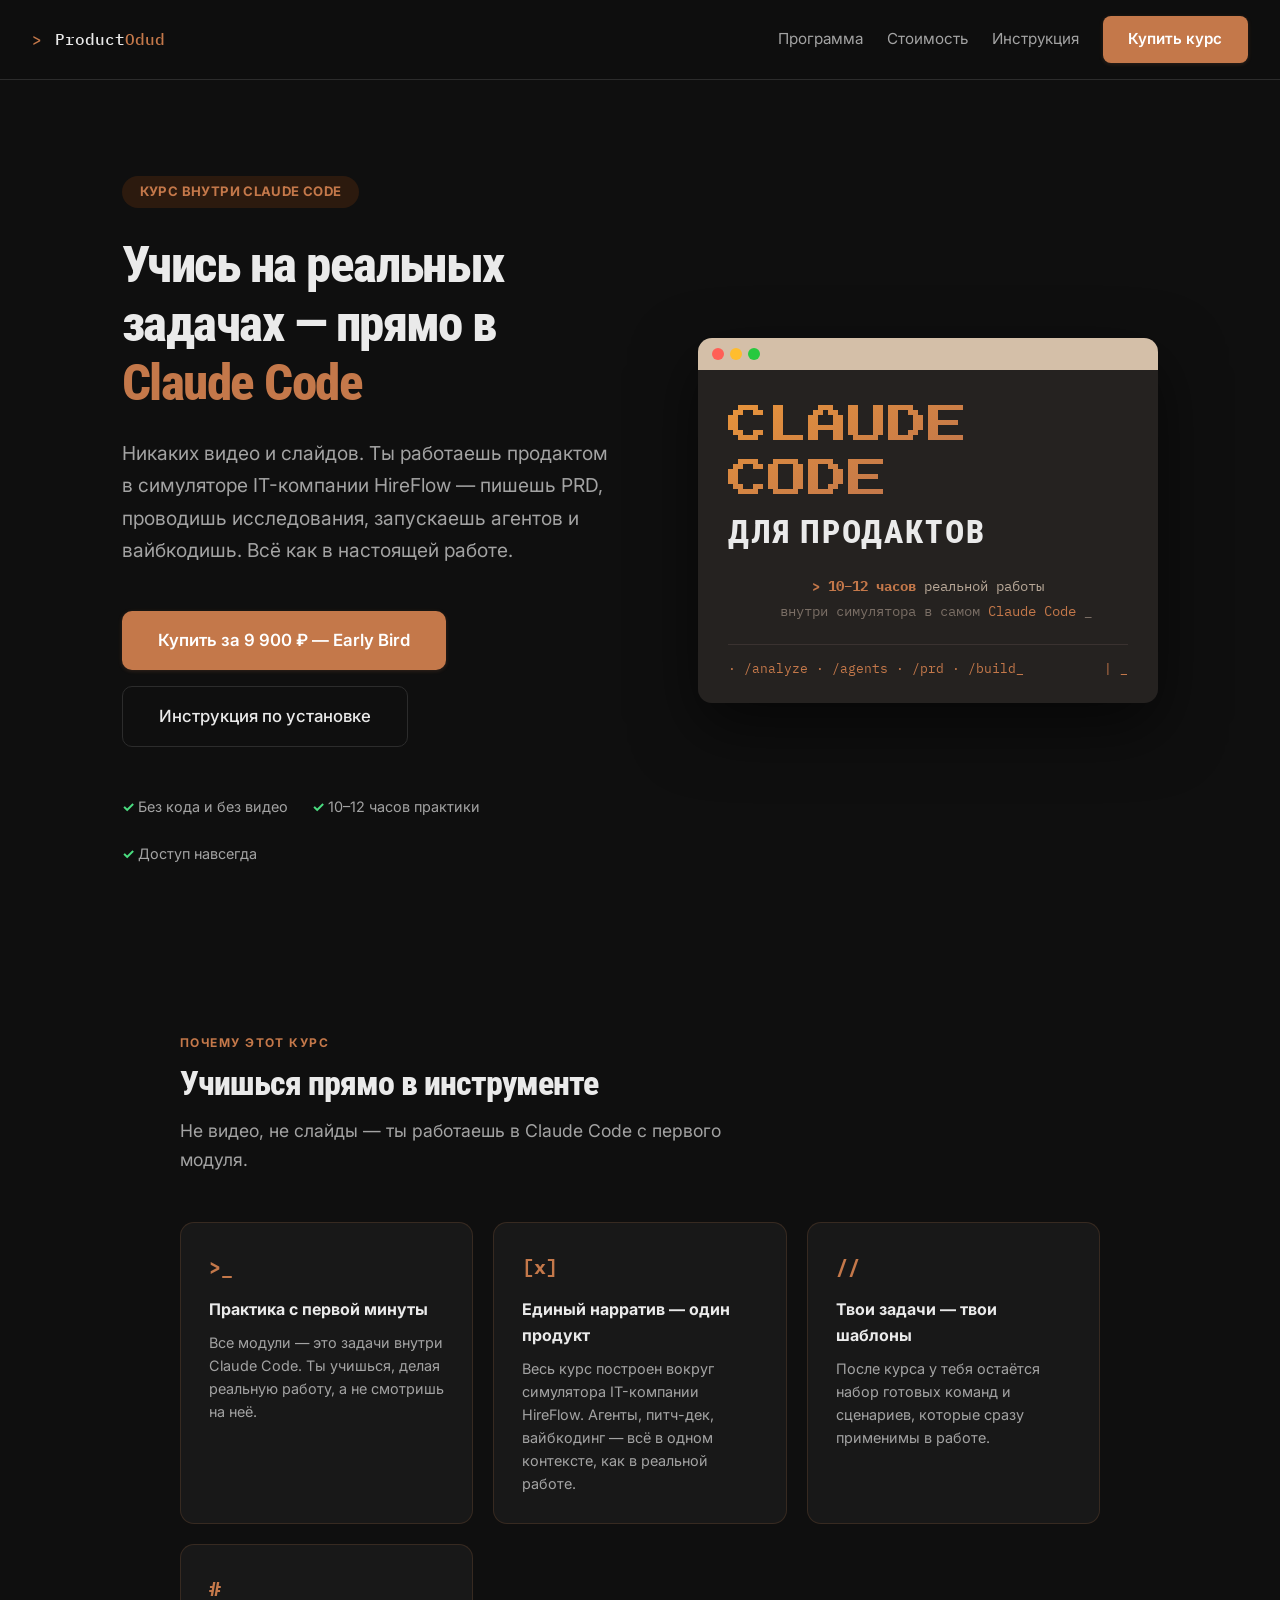
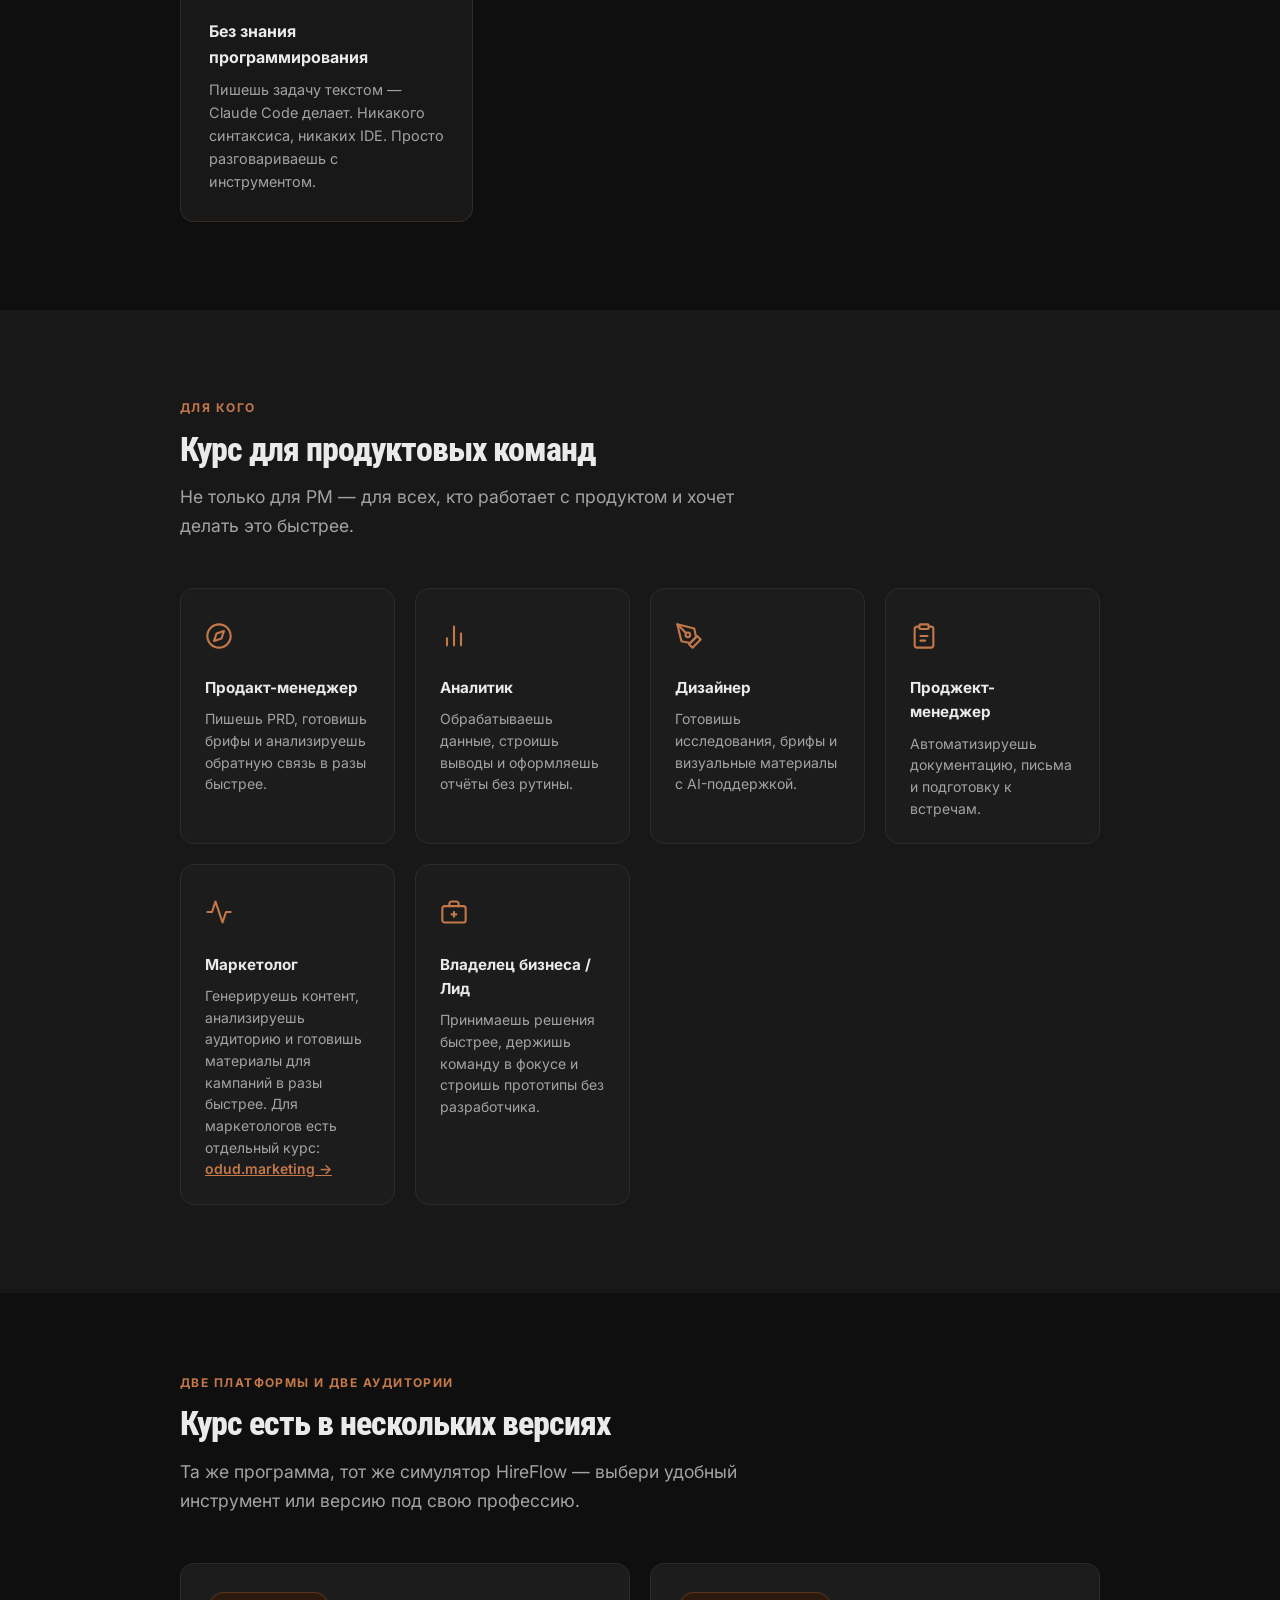
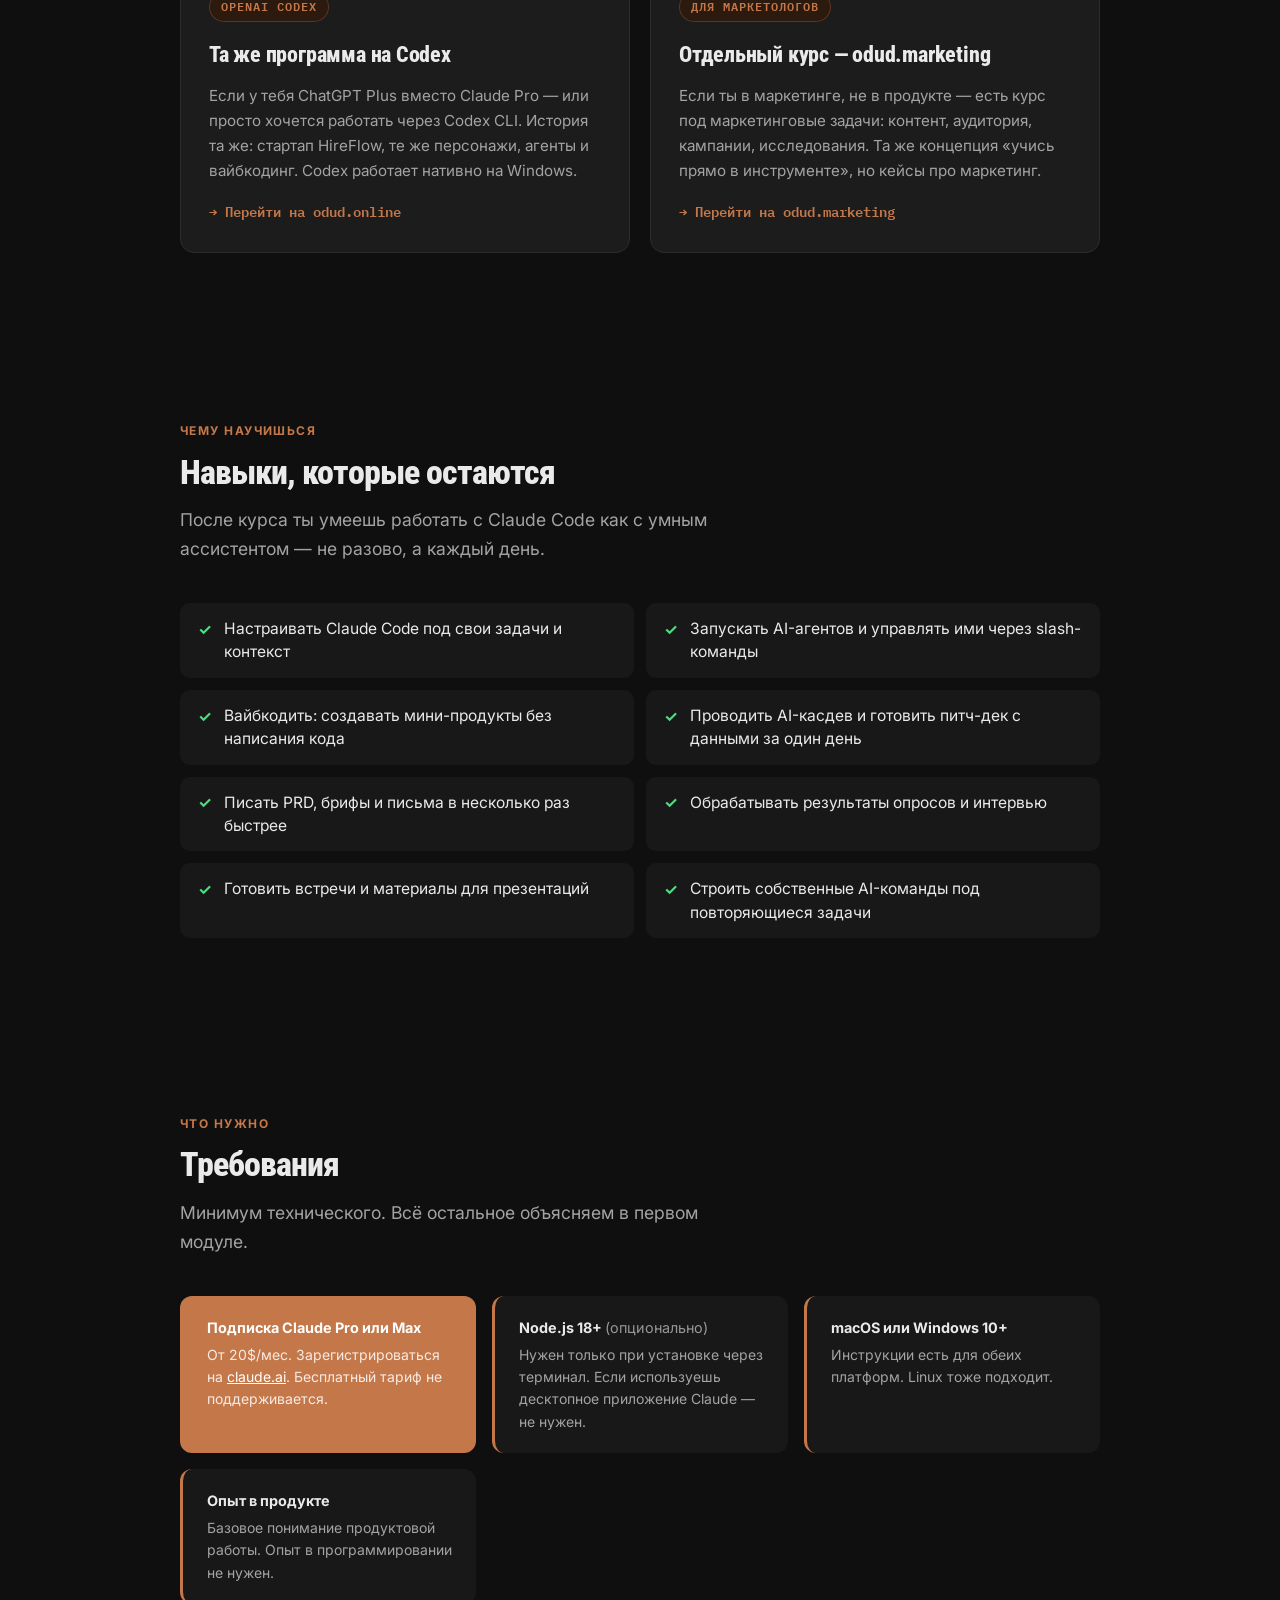
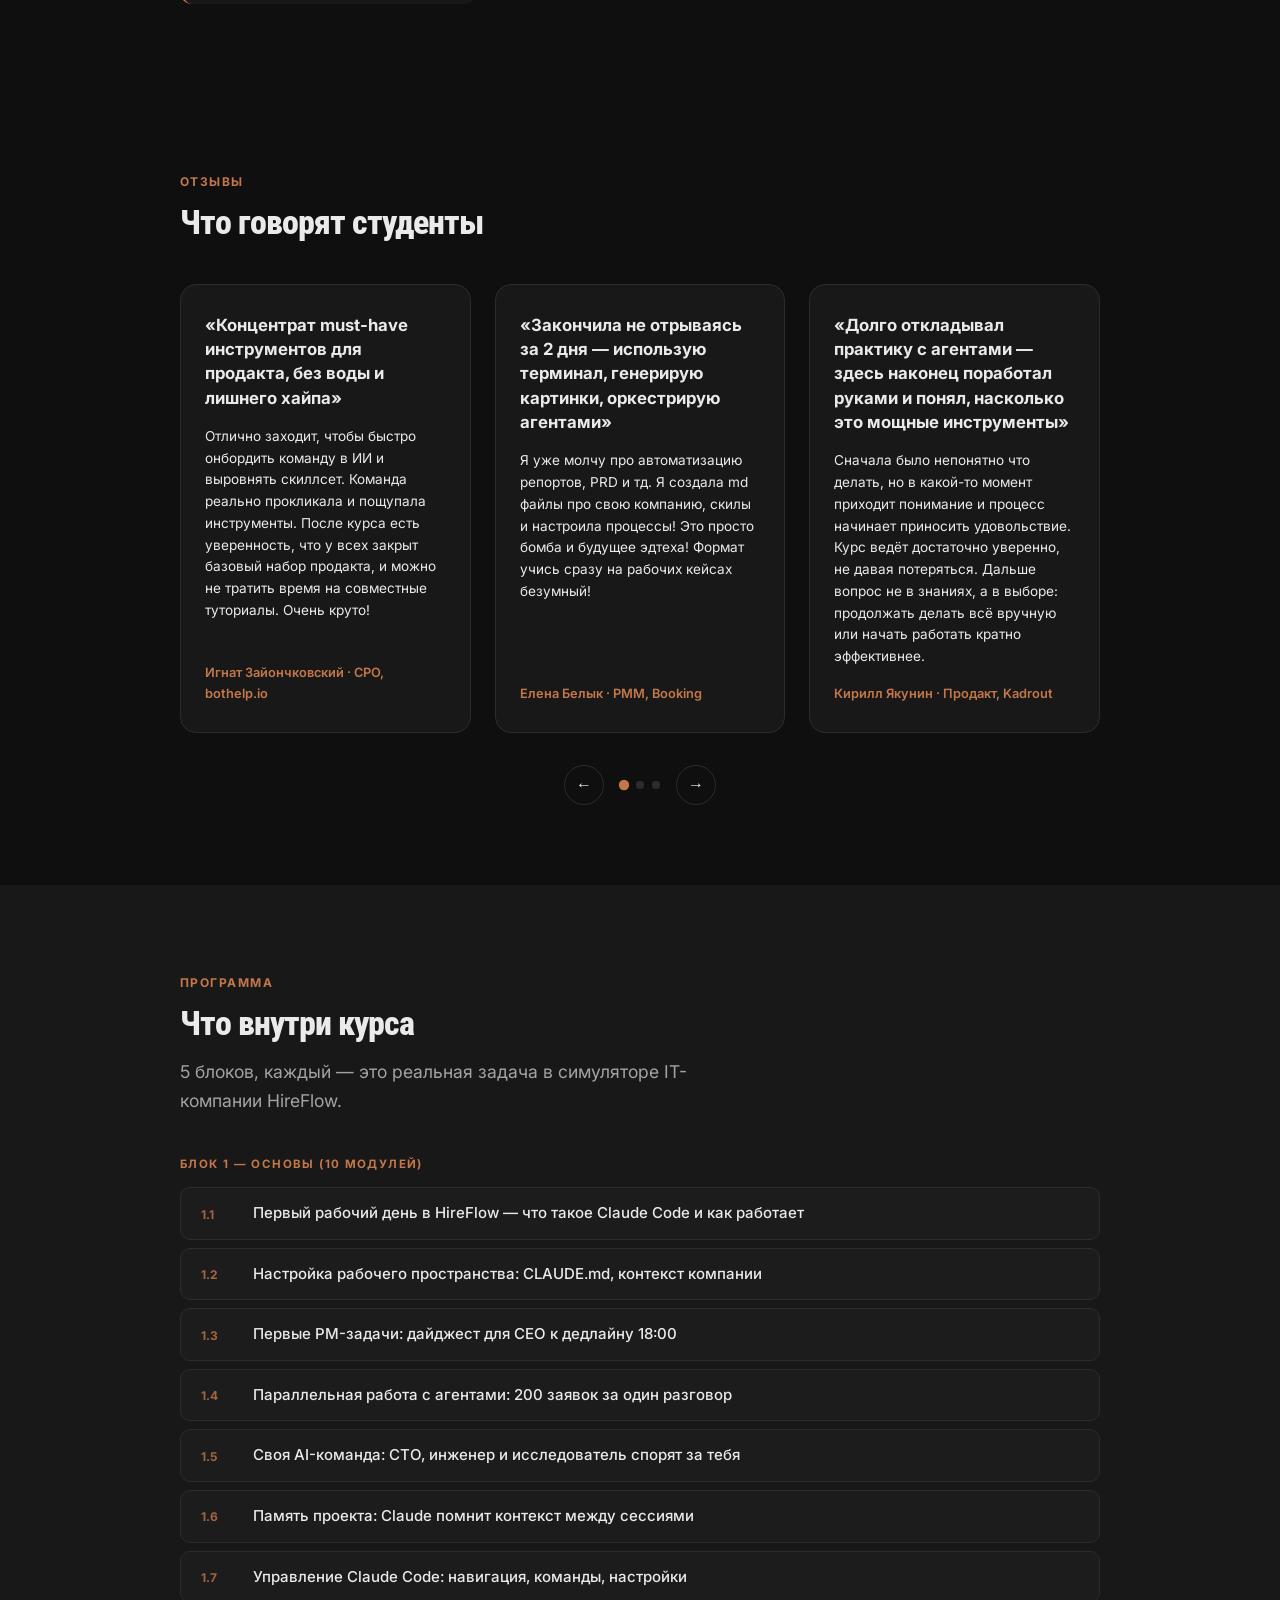
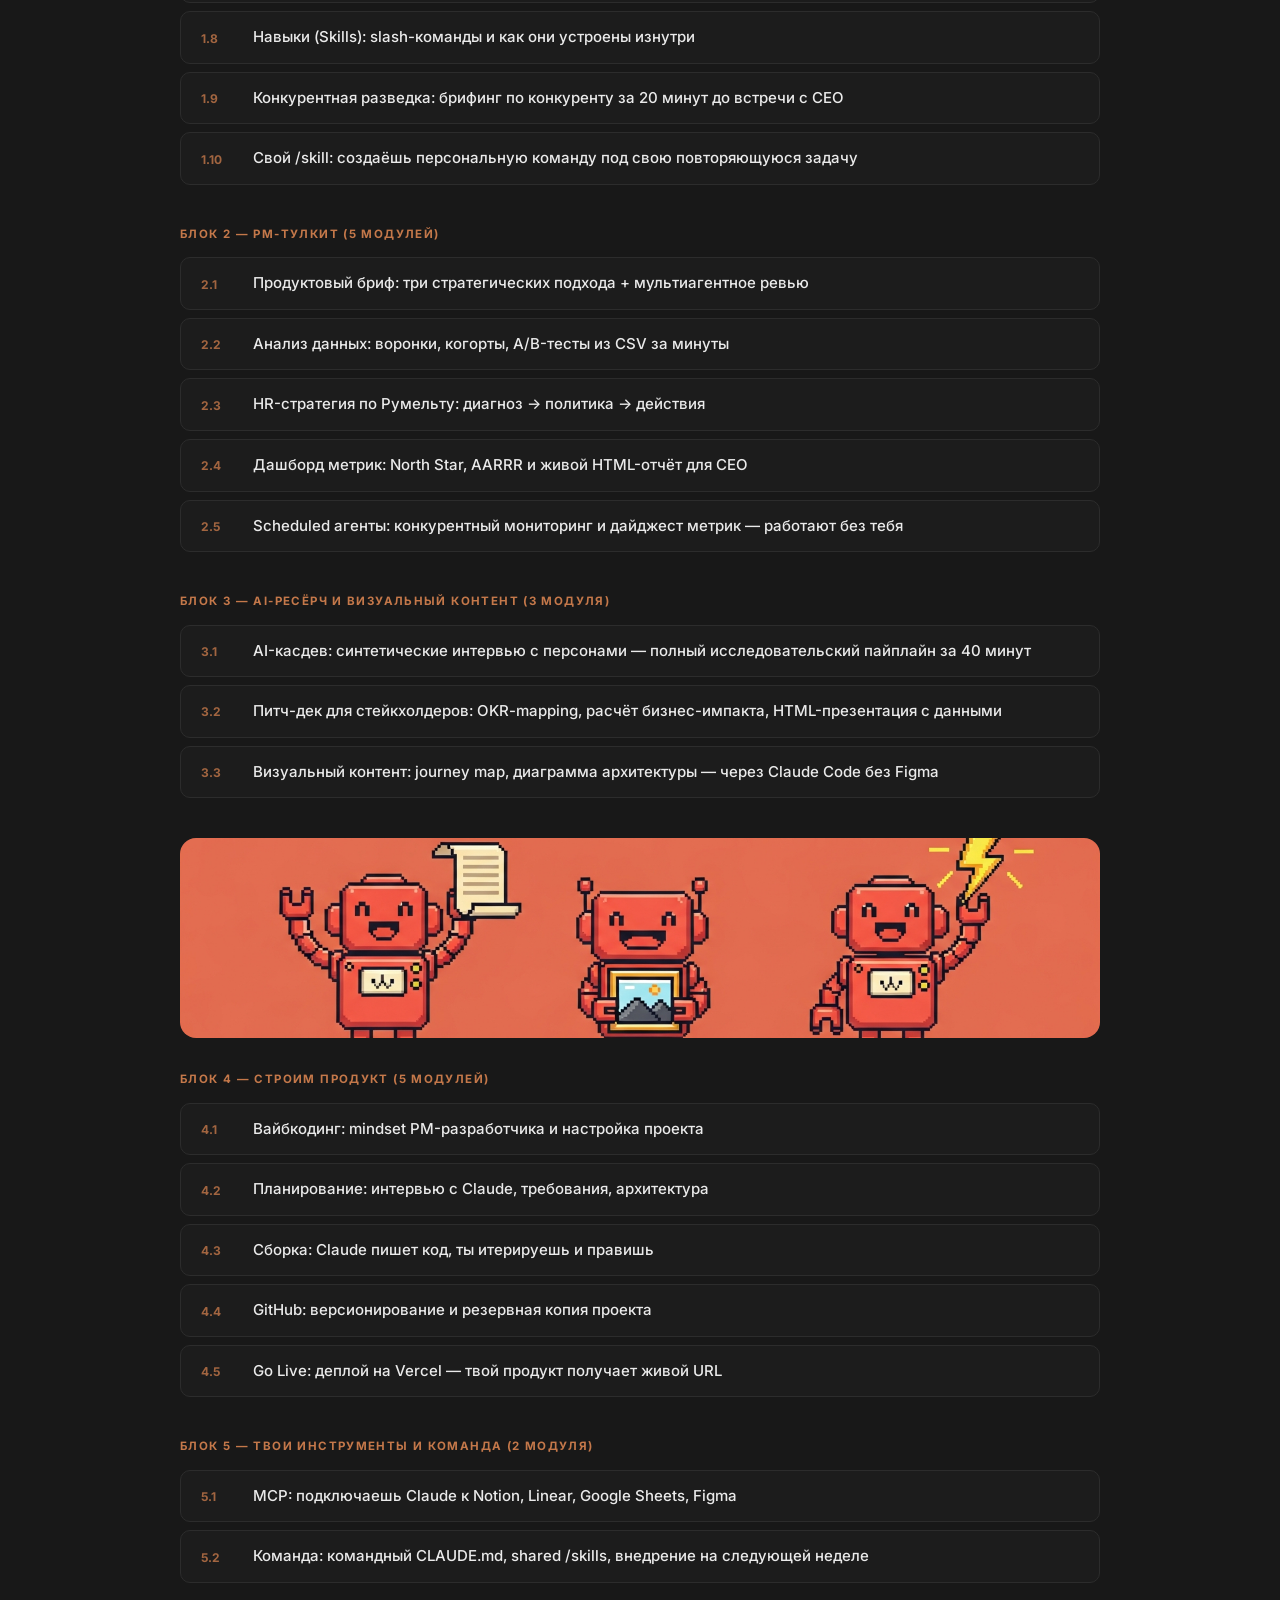
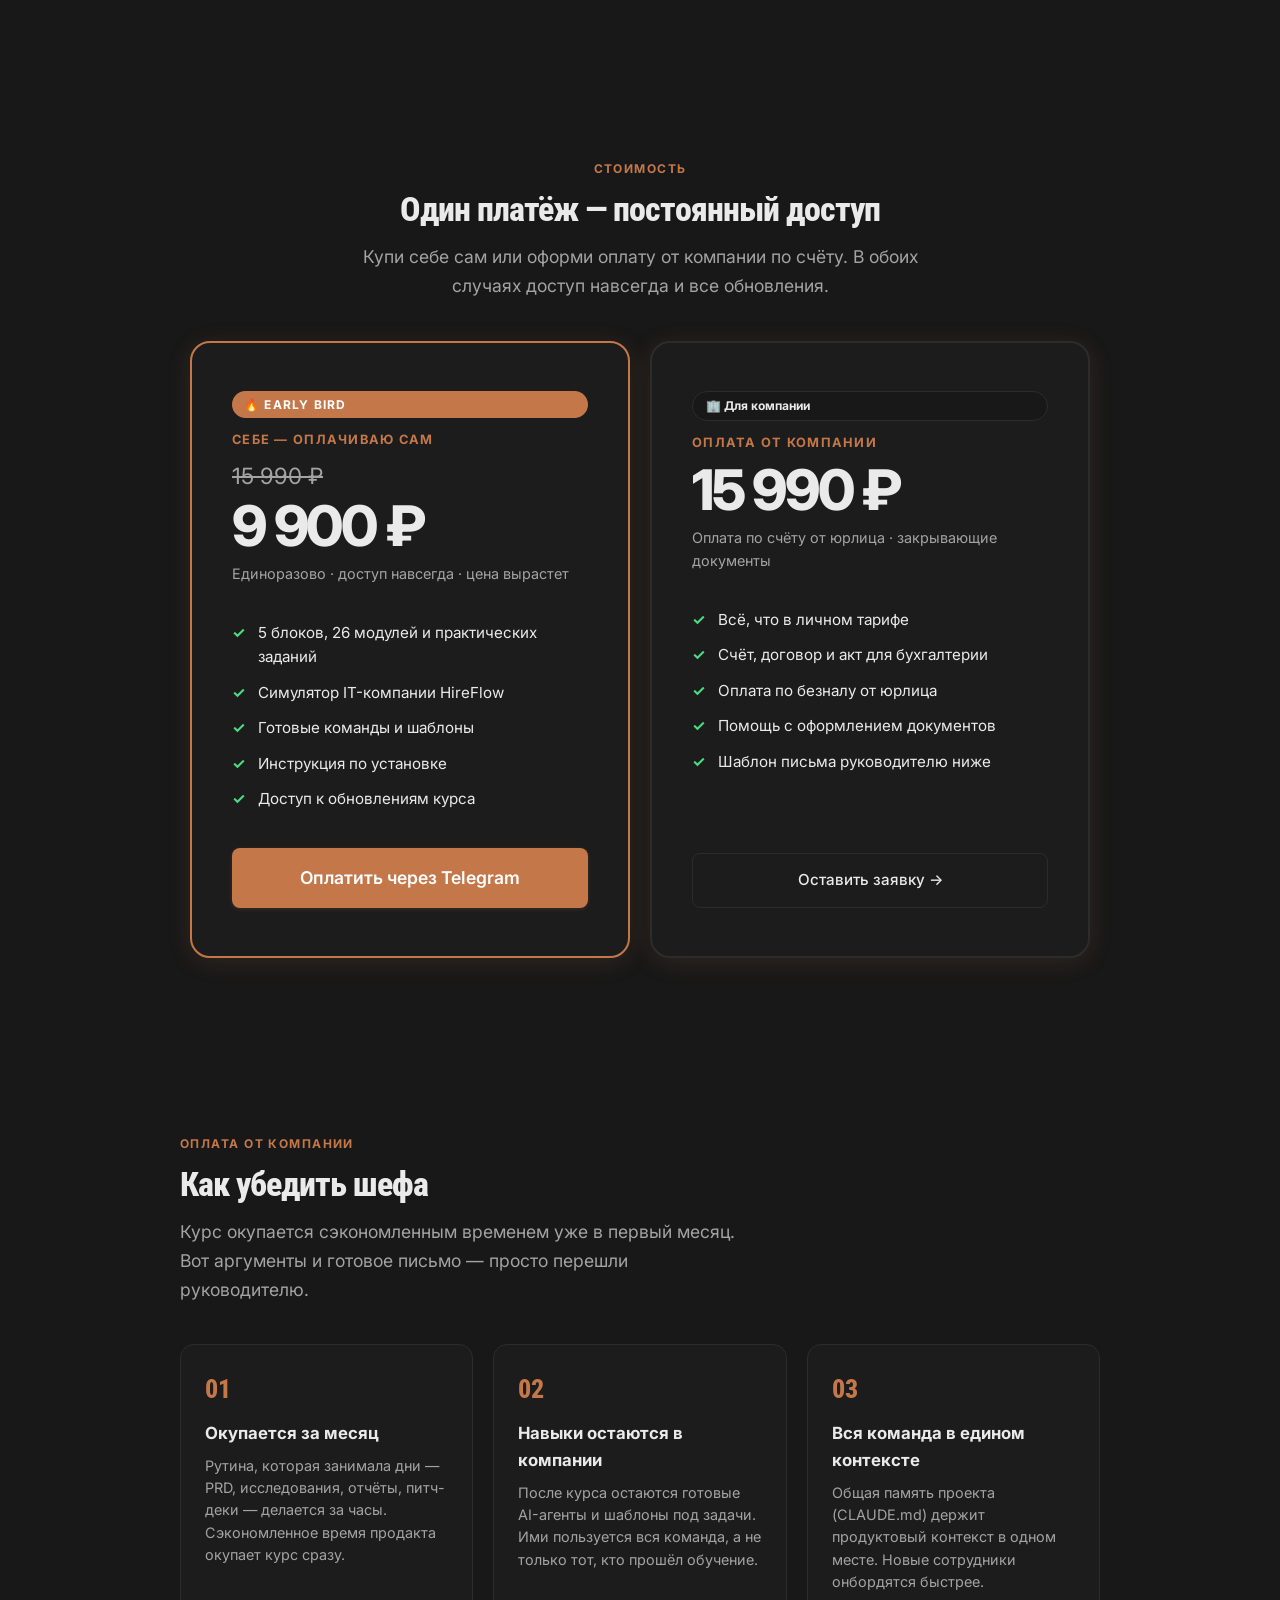
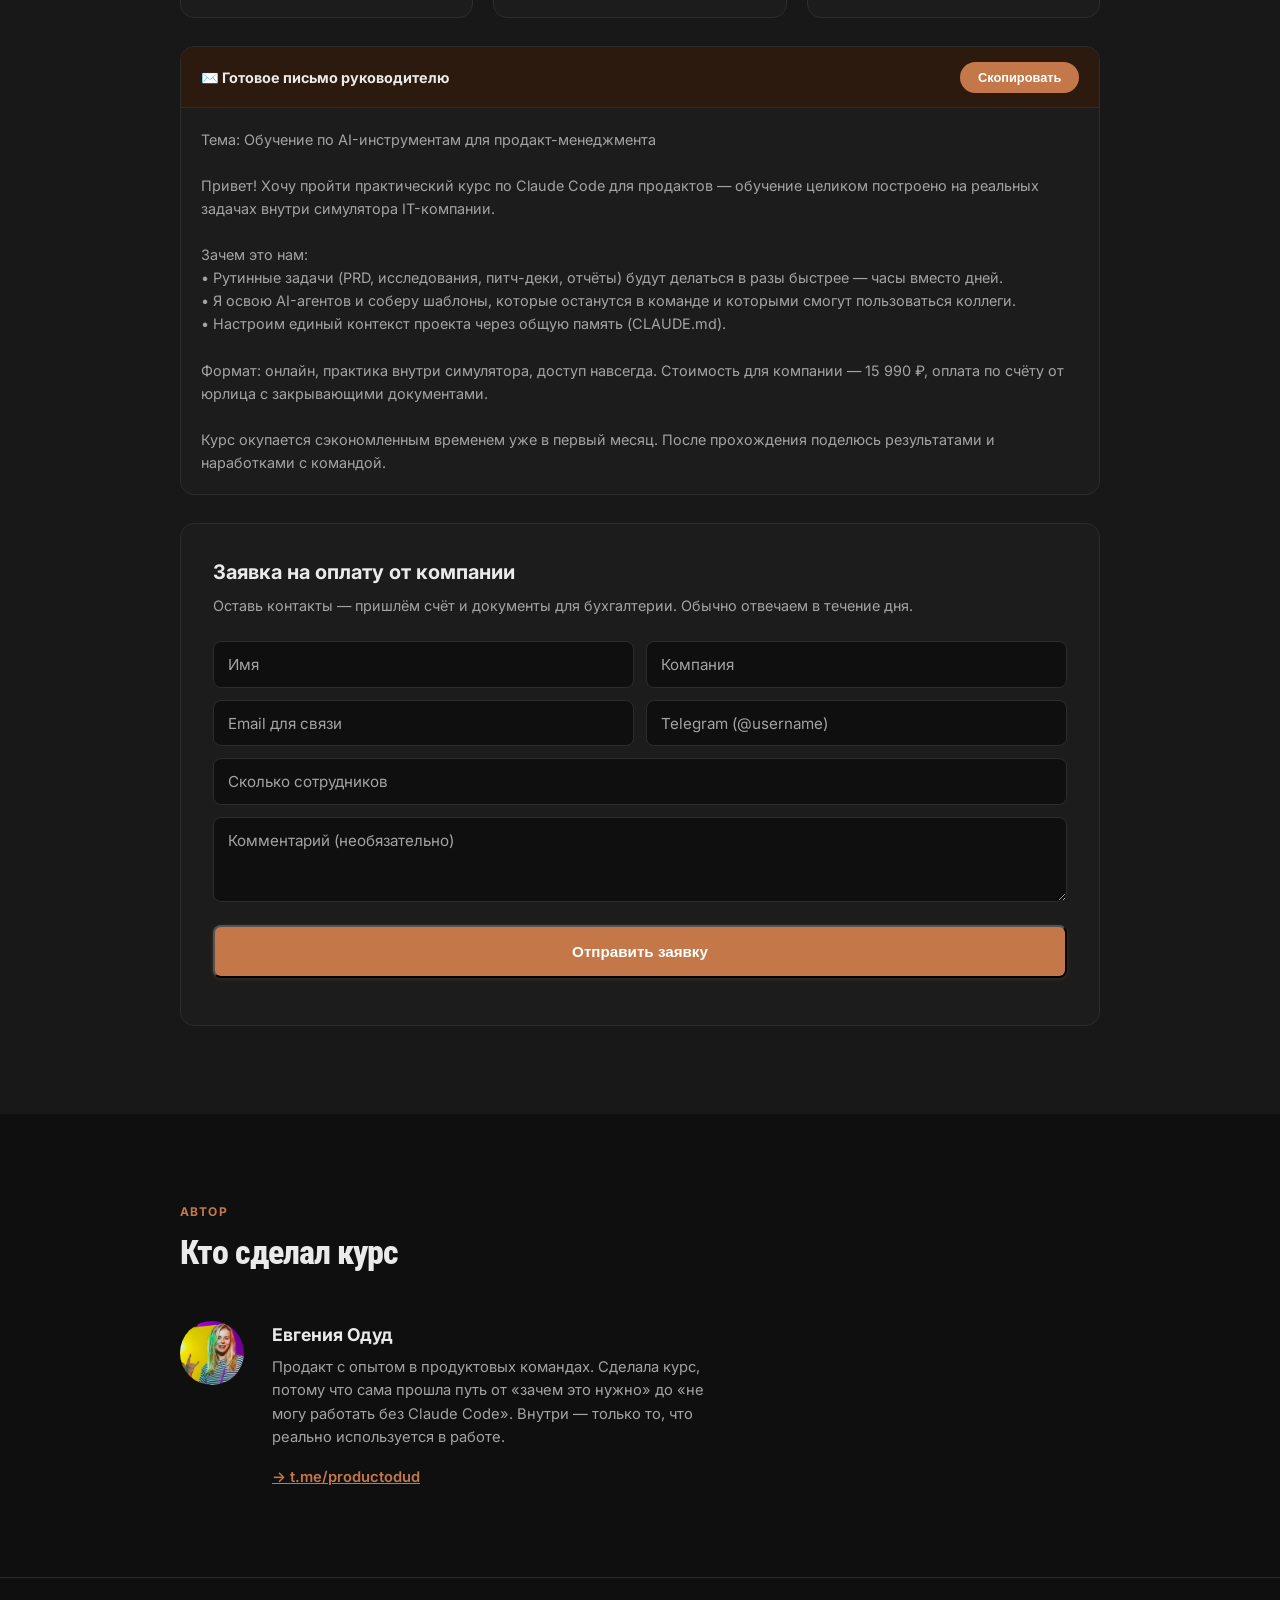
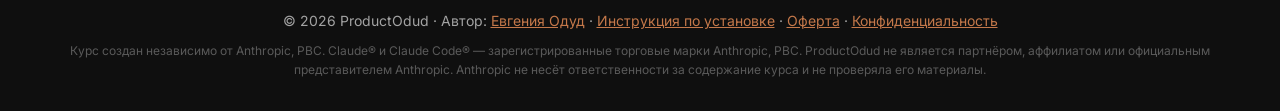
<file: index.html>
<!DOCTYPE html>
<html lang="ru">
<head>
  <meta charset="UTF-8" />
  <meta name="viewport" content="width=device-width, initial-scale=1.0" />
  <title>ProductOdud — Claude Code для продактов</title>
  <meta name="description" content="Практический курс по Claude Code для продакт-менеджеров. Агенты, генерация изображений, вайбкодинг — через реальные задачи в симуляторе IT-компании HireFlow." />
  <link rel="icon" type="image/svg+xml" href="favicon.svg" />
  <link rel="stylesheet" href="styles.css" />
  <!-- Yandex.Metrika counter -->
  <script type="text/javascript">
    (function(m,e,t,r,i,k,a){
        m[i]=m[i]||function(){(m[i].a=m[i].a||[]).push(arguments)};
        m[i].l=1*new Date();
        for (var j = 0; j < document.scripts.length; j++) {if (document.scripts[j].src === r) { return; }}
        k=e.createElement(t),a=e.getElementsByTagName(t)[0],k.async=1,k.src=r,a.parentNode.insertBefore(k,a)
    })(window, document,'script','https://mc.yandex.ru/metrika/tag.js?id=108214180', 'ym');
    ym(108214180, 'init', {ssr:true, webvisor:true, clickmap:true, ecommerce:"dataLayer", referrer: document.referrer, url: location.href, accurateTrackBounce:true, trackLinks:true});
  </script>
  <noscript><div><img src="https://mc.yandex.ru/watch/108214180" style="position:absolute; left:-9999px;" alt="" /></div></noscript>
  <!-- /Yandex.Metrika counter -->
  <!-- Open Graph -->
  <meta property="og:title" content="Claude Code для продактов — курс ProductOdud" />
  <meta property="og:description" content="Практический курс по Claude Code для продакт-менеджеров. 10–12 часов реальной работы внутри симулятора IT-компании HireFlow." />
  <meta property="og:image" content="https://odud.pro/og-image.png" />
  <meta property="og:url" content="https://odud.pro" />
  <meta property="og:type" content="website" />
  <meta name="twitter:card" content="summary_large_image" />
  <meta name="twitter:image" content="https://odud.pro/og-image.png" />
</head>
<body>

  <!-- Navigation -->
  <nav class="nav">
    <a href="index.html" class="nav-logo"><span class="logo-gt">&gt;</span> Product<span>Odud</span></a>
    <div class="nav-links">
      <a href="#modules" class="nav-link">Программа</a>
      <a href="#pricing" class="nav-link">Стоимость</a>
      <a href="start.html" class="nav-link">Инструкция</a>
      <a href="https://telegram.me/tribute/app?startapp=sRcz" onclick="ym(108214180,'reachGoal','onclick')" class="btn-primary" target="_blank" rel="noopener">Купить курс</a>
    </div>
  </nav>

  <!-- Hero -->
  <section class="hero">
    <div class="hero-content">
      <div class="hero-badge">Курс внутри Claude Code</div>
      <h1>Учись на реальных задачах — прямо в <span>Claude Code</span></h1>
      <p>
        Никаких видео и слайдов. Ты работаешь продактом в симуляторе IT-компании
        HireFlow — пишешь PRD, проводишь исследования, запускаешь агентов и вайбкодишь.
        Всё как в настоящей работе.
      </p>
      <div class="hero-ctas">
        <a href="https://telegram.me/tribute/app?startapp=sRcz" onclick="ym(108214180,'reachGoal','onclick')" class="btn-primary btn-large" target="_blank" rel="noopener">
          Купить за 9 900 ₽ — Early Bird
        </a>
        <a href="start.html" class="btn-secondary btn-large">Инструкция по установке</a>
      </div>
      <div class="hero-meta">
        <span>Без кода и без видео</span>
        <span>10–12 часов практики</span>
        <span>Доступ навсегда</span>
      </div>
    </div>
    <div class="hero-terminal">
      <div class="terminal-chrome">
        <span class="t-dot t-dot-r"></span>
        <span class="t-dot t-dot-y"></span>
        <span class="t-dot t-dot-g"></span>
      </div>
      <div class="terminal-body">
        <div class="t-px-title">CLAUDE<br>CODE</div>
        <div class="t-px-sub">ДЛЯ ПРОДАКТОВ</div>
        <div class="t-desc">
          <div class="t-desc-line">
            <span class="t-prompt">&gt;</span>
            <span><span class="t-bold">10–12 часов</span> <span class="t-muted">реальной работы</span></span>
          </div>
          <div class="t-sub-line">внутри симулятора в самом <strong>Claude Code</strong> _</div>
        </div>
        <div class="t-divider"></div>
        <div class="t-statusbar">
          <span>· /analyze · /agents · /prd · /build_</span>
          <span class="t-cursor">| _</span>
        </div>
      </div>
    </div>
  </section>

  <!-- Why different -->
  <section>
    <div class="container">
      <div class="section-label">Почему этот курс</div>
      <h2 class="section-title">Учишься прямо в инструменте</h2>
      <p class="section-subtitle">Не видео, не слайды — ты работаешь в Claude Code с первого модуля.</p>

      <div class="why-grid">
        <div class="why-card">
          <div class="why-icon why-icon--term">&gt;_</div>
          <h3>Практика с первой минуты</h3>
          <p>Все модули — это задачи внутри Claude Code. Ты учишься, делая реальную работу, а не смотришь на неё.</p>
        </div>
        <div class="why-card">
          <div class="why-icon why-icon--term">[x]</div>
          <h3>Единый нарратив — один продукт</h3>
          <p>Весь курс построен вокруг симулятора IT-компании HireFlow. Агенты, питч-дек, вайбкодинг — всё в одном контексте, как в реальной работе.</p>
        </div>
        <div class="why-card">
          <div class="why-icon why-icon--term">//</div>
          <h3>Твои задачи — твои шаблоны</h3>
          <p>После курса у тебя остаётся набор готовых команд и сценариев, которые сразу применимы в работе.</p>
        </div>
        <div class="why-card">
          <div class="why-icon why-icon--term">#</div>
          <h3>Без знания программирования</h3>
          <p>Пишешь задачу текстом — Claude Code делает. Никакого синтаксиса, никаких IDE. Просто разговариваешь с инструментом.</p>
        </div>
      </div>
    </div>
  </section>

  <!-- For whom -->
  <section class="for-whom">
    <div class="container">
      <div class="section-label">Для кого</div>
      <h2 class="section-title">Курс для продуктовых команд</h2>
      <p class="section-subtitle">Не только для PM — для всех, кто работает с продуктом и хочет делать это быстрее.</p>

      <div class="persona-grid">
        <div class="persona-card">
          <div class="persona-emoji"><svg xmlns="http://www.w3.org/2000/svg" width="28" height="28" viewBox="0 0 24 24" fill="none" stroke="#C4784A" stroke-width="1.8" stroke-linecap="round" stroke-linejoin="round"><circle cx="12" cy="12" r="10"/><polygon points="16.24 7.76 14.12 14.12 7.76 16.24 9.88 9.88 16.24 7.76"/></svg></div>
          <div class="persona-role">Продакт-менеджер</div>
          <div class="persona-desc">Пишешь PRD, готовишь брифы и анализируешь обратную связь в разы быстрее.</div>
        </div>
        <div class="persona-card">
          <div class="persona-emoji"><svg xmlns="http://www.w3.org/2000/svg" width="28" height="28" viewBox="0 0 24 24" fill="none" stroke="#C4784A" stroke-width="1.8" stroke-linecap="round" stroke-linejoin="round"><line x1="18" y1="20" x2="18" y2="10"/><line x1="12" y1="20" x2="12" y2="4"/><line x1="6" y1="20" x2="6" y2="14"/></svg></div>
          <div class="persona-role">Аналитик</div>
          <div class="persona-desc">Обрабатываешь данные, строишь выводы и оформляешь отчёты без рутины.</div>
        </div>
        <div class="persona-card">
          <div class="persona-emoji"><svg xmlns="http://www.w3.org/2000/svg" width="28" height="28" viewBox="0 0 24 24" fill="none" stroke="#C4784A" stroke-width="1.8" stroke-linecap="round" stroke-linejoin="round"><path d="M12 19l7-7 3 3-7 7-3-3z"/><path d="M18 13l-1.5-7.5L2 2l3.5 14.5L13 18l5-5z"/><path d="M2 2l7.586 7.586"/><circle cx="11" cy="11" r="2"/></svg></div>
          <div class="persona-role">Дизайнер</div>
          <div class="persona-desc">Готовишь исследования, брифы и визуальные материалы с AI-поддержкой.</div>
        </div>
        <div class="persona-card">
          <div class="persona-emoji"><svg xmlns="http://www.w3.org/2000/svg" width="28" height="28" viewBox="0 0 24 24" fill="none" stroke="#C4784A" stroke-width="1.8" stroke-linecap="round" stroke-linejoin="round"><rect x="8" y="2" width="8" height="4" rx="1" ry="1"/><path d="M16 4h2a2 2 0 0 1 2 2v14a2 2 0 0 1-2 2H6a2 2 0 0 1-2-2V6a2 2 0 0 1 2-2h2"/><line x1="9" y1="12" x2="15" y2="12"/><line x1="9" y1="16" x2="13" y2="16"/></svg></div>
          <div class="persona-role">Проджект-менеджер</div>
          <div class="persona-desc">Автоматизируешь документацию, письма и подготовку к встречам.</div>
        </div>
        <div class="persona-card">
          <div class="persona-emoji"><svg xmlns="http://www.w3.org/2000/svg" width="28" height="28" viewBox="0 0 24 24" fill="none" stroke="#C4784A" stroke-width="1.8" stroke-linecap="round" stroke-linejoin="round"><path d="M22 12h-4l-3 9L9 3l-3 9H2"/></svg></div>
          <div class="persona-role">Маркетолог</div>
          <div class="persona-desc">Генерируешь контент, анализируешь аудиторию и готовишь материалы для кампаний в разы быстрее. Для маркетологов есть отдельный курс: <a href="https://www.odud.marketing" target="_blank" rel="noopener" style="color:var(--accent); font-weight:600">odud.marketing →</a></div>
        </div>
        <div class="persona-card">
          <div class="persona-emoji"><svg xmlns="http://www.w3.org/2000/svg" width="28" height="28" viewBox="0 0 24 24" fill="none" stroke="#C4784A" stroke-width="1.8" stroke-linecap="round" stroke-linejoin="round"><rect x="2" y="7" width="20" height="14" rx="2"/><path d="M16 7V5a2 2 0 0 0-2-2h-4a2 2 0 0 0-2 2v2"/><line x1="12" y1="12" x2="12" y2="16"/><line x1="10" y1="14" x2="14" y2="14"/></svg></div>
          <div class="persona-role">Владелец бизнеса / Лид</div>
          <div class="persona-desc">Принимаешь решения быстрее, держишь команду в фокусе и строишь прототипы без разработчика.</div>
        </div>
      </div>
    </div>
  </section>

  <!-- Bridge: Codex-версия и для маркетологов -->
  <section class="bridge-section">
    <div class="container">
      <div class="section-label">Две платформы и две аудитории</div>
      <h2 class="section-title">Курс есть в нескольких версиях</h2>
      <p class="section-subtitle">Та же программа, тот же симулятор HireFlow — выбери удобный инструмент или версию под свою профессию.</p>

      <div class="bridge-grid">
        <a href="https://odud.online" target="_blank" rel="noopener" class="bridge-card">
          <div class="bridge-tag">OpenAI Codex</div>
          <h3 class="bridge-title">Та же программа на Codex</h3>
          <p class="bridge-desc">Если у тебя ChatGPT Plus вместо Claude Pro — или просто хочется работать через Codex CLI. История та же: стартап HireFlow, те же персонажи, агенты и вайбкодинг. Codex работает нативно на Windows.</p>
          <span class="bridge-cta">→ Перейти на odud.online</span>
        </a>

        <a href="https://www.odud.marketing" target="_blank" rel="noopener" class="bridge-card">
          <div class="bridge-tag">Для маркетологов</div>
          <h3 class="bridge-title">Отдельный курс — odud.marketing</h3>
          <p class="bridge-desc">Если ты в маркетинге, не в продукте — есть курс под маркетинговые задачи: контент, аудитория, кампании, исследования. Та же концепция «учись прямо в инструменте», но кейсы про маркетинг.</p>
          <span class="bridge-cta">→ Перейти на odud.marketing</span>
        </a>
      </div>
    </div>
  </section>

  <style>
    .bridge-section { padding: 5rem 0; background: var(--bg); }
    .bridge-grid {
      display: grid;
      grid-template-columns: 1fr 1fr;
      gap: 1.25rem;
      margin-top: 3rem;
    }
    .bridge-card {
      display: block;
      background: var(--card-bg);
      border: 1px solid var(--border);
      border-radius: 14px;
      padding: 1.75rem;
      text-decoration: none;
      color: var(--text);
      transition: border-color 0.3s cubic-bezier(0.4, 0, 0.2, 1), transform 0.3s cubic-bezier(0.4, 0, 0.2, 1), background 0.3s cubic-bezier(0.4, 0, 0.2, 1);
    }
    .bridge-card:hover {
      border-color: var(--accent);
      background: var(--accent-light);
      transform: translateY(-3px);
    }
    .bridge-tag {
      display: inline-block;
      font-family: 'IBM Plex Mono', monospace;
      font-size: 0.75rem;
      font-weight: 600;
      letter-spacing: 0.08em;
      text-transform: uppercase;
      color: var(--accent);
      background: var(--accent-light);
      border: 1px solid rgba(196, 120, 74, 0.3);
      padding: 0.3rem 0.7rem;
      border-radius: 999px;
      margin-bottom: 1rem;
    }
    .bridge-title {
      font-family: 'Roboto Condensed', sans-serif;
      font-weight: 800;
      font-size: 1.35rem;
      letter-spacing: -0.01em;
      margin-bottom: 0.6rem;
      color: var(--text);
    }
    .bridge-desc {
      color: var(--text-secondary);
      font-size: 0.95rem;
      line-height: 1.65;
      margin-bottom: 1rem;
    }
    .bridge-cta {
      font-family: 'IBM Plex Mono', monospace;
      font-size: 0.88rem;
      font-weight: 600;
      color: var(--accent);
    }
    @media (max-width: 720px) {
      .bridge-grid { grid-template-columns: 1fr; }
    }
  </style>

  <!-- What you'll learn -->
  <section>
    <div class="container">
      <div class="section-label">Чему научишься</div>
      <h2 class="section-title">Навыки, которые остаются</h2>
      <p class="section-subtitle">После курса ты умеешь работать с Claude Code как с умным ассистентом — не разово, а каждый день.</p>

      <ul class="learn-list">
        <li><span class="check">✓</span> Настраивать Claude Code под свои задачи и контекст</li>
        <li><span class="check">✓</span> Запускать AI-агентов и управлять ими через slash-команды</li>
        <li><span class="check">✓</span> Вайбкодить: создавать мини-продукты без написания кода</li>
        <li><span class="check">✓</span> Проводить AI-касдев и готовить питч-дек с данными за один день</li>
        <li><span class="check">✓</span> Писать PRD, брифы и письма в несколько раз быстрее</li>
        <li><span class="check">✓</span> Обрабатывать результаты опросов и интервью</li>
        <li><span class="check">✓</span> Готовить встречи и материалы для презентаций</li>
        <li><span class="check">✓</span> Строить собственные AI-команды под повторяющиеся задачи</li>
      </ul>
    </div>
  </section>

  <!-- Requirements -->
  <section>
    <div class="container">
      <div class="section-label">Что нужно</div>
      <h2 class="section-title">Требования</h2>
      <p class="section-subtitle">Минимум технического. Всё остальное объясняем в первом модуле.</p>

      <div class="req-grid">
        <div class="req-card req-card--highlight">
          <div class="req-name">Подписка Claude Pro или Max</div>
          <div class="req-detail">От 20$/мес. Зарегистрироваться на <a href="https://claude.ai" target="_blank" rel="noopener">claude.ai</a>. Бесплатный тариф не поддерживается.</div>
        </div>
        <div class="req-card">
          <div class="req-name">Node.js 18+ <span style="font-weight:400; opacity:0.6">(опционально)</span></div>
          <div class="req-detail">Нужен только при установке через терминал. Если используешь десктопное приложение Claude — не нужен.</div>
        </div>
        <div class="req-card">
          <div class="req-name">macOS или Windows 10+</div>
          <div class="req-detail">Инструкции есть для обеих платформ. Linux тоже подходит.</div>
        </div>
        <div class="req-card">
          <div class="req-name">Опыт в продукте</div>
          <div class="req-detail">Базовое понимание продуктовой работы. Опыт в программировании не нужен.</div>
        </div>
      </div>
    </div>
  </section>

  <!-- Pricing -->
  <!-- Отзывы -->
  <section class="reviews-section">
    <div class="container">
      <div class="section-label">Отзывы</div>
      <h2 class="section-title">Что говорят студенты</h2>

      <!-- Страница 1 -->
      <div class="reviews-grid review-page active" id="rpage-0">
        <div class="review-card">
          <div class="review-quote">«Концентрат must-have инструментов для продакта, без воды и лишнего хайпа»</div>
          <div class="review-full">Отлично заходит, чтобы быстро онбордить команду в ИИ и выровнять скиллсет. Команда реально прокликала и пощупала инструменты. После курса есть уверенность, что у всех закрыт базовый набор продакта, и можно не тратить время на совместные туториалы. Очень круто!</div>
          <div class="review-author">Игнат Зайончковский · CPO, bothelp.io</div>
        </div>
        <div class="review-card">
          <div class="review-quote">«Закончила не отрываясь за 2 дня — использую терминал, генерирую картинки, оркестрирую агентами»</div>
          <div class="review-full">Я уже молчу про автоматизацию репортов, PRD и тд. Я создала md файлы про свою компанию, скилы и настроила процессы! Это просто бомба и будущее эдтеха! Формат учись сразу на рабочих кейсах безумный!</div>
          <div class="review-author">Елена Белык · PMM, Booking</div>
        </div>
        <div class="review-card">
          <div class="review-quote">«Долго откладывал практику с агентами — здесь наконец поработал руками и понял, насколько это мощные инструменты»</div>
          <div class="review-full">Сначала было непонятно что делать, но в какой-то момент приходит понимание и процесс начинает приносить удовольствие. Курс ведёт достаточно уверенно, не давая потеряться. Дальше вопрос не в знаниях, а в выборе: продолжать делать всё вручную или начать работать кратно эффективнее.</div>
          <div class="review-author">Кирилл Якунин · Продакт, Kadrout</div>
        </div>
      </div>

      <!-- Страница 2 -->
      <div class="reviews-grid review-page" id="rpage-1">
        <div class="review-card">
          <div class="review-quote">«Прошла за выходные, сегодня уже почти все инструменты использовала на работе»</div>
          <div class="review-full">Мне курс очень понравился, прошла за выходные, сегодня уже почти все инструменты использовала на работе. Спасибо!</div>
          <div class="review-author">Natalia Slavina · Руководитель IT-департамента</div>
        </div>
        <div class="review-card">
          <div class="review-quote">«Очень прикладной курс, вот хоть сразу бери и применяй!»</div>
          <div class="review-full">И параллельно еще и в профессии можно прокачаться и взять знаний с горкой. Продукт сам меня вёл, я не зависала на каждом задании. Агенты и скиллы — до курса я про них знала, но сама не использовала. Артефакты, которые остаются — отдельный большой плюс: фреймворки, шаблоны, промпты.</div>
          <div class="review-author">Natalia Rogova · Co-founder, <a href="https://insightme.ru" target="_blank" rel="noopener" style="color:var(--accent)">insightme.ru</a></div>
        </div>
        <div class="review-card">
          <div class="review-quote">«Я не продакт, работаю CFO. Курс великолепнейший»</div>
          <div class="review-full">Море благодарностей. Я ещё на модуле 1.6, но это уже новый мир. Когда вижу образ как это может работать, быстро могу переложить на свои задачи. Спасибо за это чудо 🙌</div>
          <div class="review-author">Julia · CFO</div>
        </div>
      </div>

      <!-- Страница 3 -->
      <div class="reviews-grid review-page" id="rpage-2">
        <div class="review-card">
          <div class="review-quote">«Сейчас на втором модуле курса и уже в восторге 🔥»</div>
          <div class="review-full">Очень крутой формат, которого пока нет на рынке, многое уже забрала в свою продакт рутину. Спасибо 🙌</div>
          <div class="review-author">Anastasiia Ivanchenko · Senior Product Manager</div>
        </div>
        <div class="review-card">
          <div class="review-quote">«Поняла что такое агенты, перестала бояться этого слова»</div>
          <div class="review-full">Смогла делать маркетинговые исследования для стартапа который пришёл на консалтинг в четыре руки. Никогда ещё так быстро не получалось собрать информацию причём исчерпывающую. Настроила себе файлы about Me, научила Клода писать моими словами.</div>
          <div class="review-author">Aleksandra Kochanova · Product Advisor, <a href="https://t.me/product_and_life" target="_blank" rel="noopener" style="color:var(--accent)">@product_and_life</a></div>
        </div>
        <div class="review-card">
          <div class="review-quote">«Прям интересный формат — здесь есть практическая ценность»</div>
          <div class="review-full">Общее впечатление — прям интересный формат, потому что большинство просто инфоцыганят и типа вот за час клод, вот за час антигравити и тп, а здесь есть практическая ценность.</div>
          <div class="review-author">Сергей · CRM Product, Boostra</div>
        </div>
      </div>

      <div class="slider-nav">
        <button class="slider-btn" onclick="reviewPage(-1)">←</button>
        <div class="slider-dots" id="sliderDots">
          <div class="slider-dot active" onclick="reviewGoTo(0)"></div>
          <div class="slider-dot" onclick="reviewGoTo(1)"></div>
          <div class="slider-dot" onclick="reviewGoTo(2)"></div>
        </div>
        <button class="slider-btn" onclick="reviewPage(1)">→</button>
      </div>

    </div>
  </section>

  <style>
    .review-page { display: none; }
    .review-page.active {
      display: grid;
      animation: fadeSlide 0.4s ease;
    }
    @keyframes fadeSlide {
      from { opacity: 0; transform: translateY(8px); }
      to   { opacity: 1; transform: translateY(0); }
    }
    .slider-nav {
      display: flex;
      align-items: center;
      justify-content: center;
      gap: 1rem;
      margin-top: 2rem;
    }
    .slider-btn {
      background: none;
      border: 1px solid var(--border);
      color: var(--text);
      width: 2.5rem;
      height: 2.5rem;
      border-radius: 50%;
      cursor: pointer;
      font-size: 1rem;
      transition: border-color 0.2s, color 0.2s;
    }
    .slider-btn:hover { border-color: var(--accent); color: var(--accent); }
    .slider-dots { display: flex; gap: 0.5rem; }
    .slider-dot {
      width: 8px; height: 8px;
      border-radius: 50%;
      background: var(--border);
      cursor: pointer;
      transition: background 0.2s, transform 0.2s;
    }
    .slider-dot.active { background: var(--accent); transform: scale(1.3); }
  </style>

  <script>
    // ── Copy boss letter ──
    function copyLetter(btn) {
      const text = document.getElementById('letterText').innerText;
      const done = () => { const t = btn.textContent; btn.textContent = 'Скопировано ✓'; setTimeout(() => btn.textContent = t, 2000); };
      if (navigator.clipboard && navigator.clipboard.writeText) {
        navigator.clipboard.writeText(text).then(done).catch(() => fallbackCopy(text, done));
      } else { fallbackCopy(text, done); }
    }
    function fallbackCopy(text, done) {
      const ta = document.createElement('textarea');
      ta.value = text; ta.style.position = 'fixed'; ta.style.opacity = '0';
      document.body.appendChild(ta); ta.select();
      try { document.execCommand('copy'); done(); } catch (e) {}
      document.body.removeChild(ta);
    }
    // ── Company request → Telegram (via /api/lead), email fallback ──
    async function sendCompanyRequest(form) {
      const f = form.elements;
      const btn = form.querySelector('button[type=submit]');
      const status = document.getElementById('cfStatus');
      const payload = {
        name: f.name.value, company: f.company.value, email: f.email.value, telegram: f.telegram.value,
        count: f.count.value, comment: f.comment.value,
        website: f.website ? f.website.value : '',
        elapsedMs: Date.now() - (window.__leadFormLoad || 0),
        source: location.hostname, page: location.href
      };
      const orig = btn.textContent;
      btn.disabled = true; btn.textContent = 'Отправляем…';
      if (status) status.textContent = '';
      try {
        const r = await fetch('https://cc-code.marketing/api/lead', { method: 'POST', headers: { 'Content-Type': 'application/json' }, body: JSON.stringify(payload) });
        if (!r.ok) throw new Error('bad');
        form.reset();
        btn.disabled = false; btn.textContent = orig;
        showLeadModal();
        if (window.ym) ym(108214180, 'reachGoal', 'company_request');
      } catch (e) {
        const body = 'Имя: ' + payload.name + '\nКомпания: ' + payload.company + '\nTelegram: ' + payload.telegram +
          '\nСотрудников: ' + (payload.count || '—') + '\nКомментарий: ' + (payload.comment || '—');
        window.location.href = 'mailto:pan9854273985@gmail.com?subject=' + encodeURIComponent('Заявка на оплату курса от компании') + '&body=' + encodeURIComponent(body);
        btn.disabled = false; btn.textContent = orig;
      }
      return false;
    }
    window.__leadFormLoad = Date.now();
    function showLeadModal() { var m = document.getElementById('leadModal'); if (m) m.hidden = false; }
    function closeLeadModal() { var m = document.getElementById('leadModal'); if (m) m.hidden = true; }

    (function() {
      const pages = document.querySelectorAll('.review-page');
      const dots = document.querySelectorAll('#sliderDots .slider-dot');
      let current = 0;
      let timer;

      function goTo(n) {
        pages[current].classList.remove('active');
        dots[current].classList.remove('active');
        current = (n + pages.length) % pages.length;
        pages[current].classList.add('active');
        dots[current].classList.add('active');
        resetTimer();
      }

      function resetTimer() {
        clearInterval(timer);
        timer = setInterval(() => goTo(current + 1), 5000);
      }

      window.reviewPage = function(dir) { goTo(current + dir); };
      window.reviewGoTo = function(n) { goTo(n); };

      resetTimer();
    })();
  </script>

  <section class="modules-section" id="modules">
    <div class="container">
      <div class="section-label">Программа</div>
      <h2 class="section-title">Что внутри курса</h2>
      <p class="section-subtitle">5 блоков, каждый — это реальная задача в симуляторе IT-компании HireFlow.</p>

      <div style="margin-top: 2.5rem;">
        <div class="module-block">
          <div class="module-block-title">Блок 1 — Основы (10 модулей)</div>
          <div class="module-list">
            <div class="module-item">
              <span class="module-num">1.1</span>
              <span class="module-title">Первый рабочий день в HireFlow — что такое Claude Code и как работает</span>
            </div>
            <div class="module-item">
              <span class="module-num">1.2</span>
              <span class="module-title">Настройка рабочего пространства: CLAUDE.md, контекст компании</span>
            </div>
            <div class="module-item">
              <span class="module-num">1.3</span>
              <span class="module-title">Первые PM-задачи: дайджест для CEO к дедлайну 18:00</span>
            </div>
            <div class="module-item">
              <span class="module-num">1.4</span>
              <span class="module-title">Параллельная работа с агентами: 200 заявок за один разговор</span>
            </div>
            <div class="module-item">
              <span class="module-num">1.5</span>
              <span class="module-title">Своя AI-команда: CTO, инженер и исследователь спорят за тебя</span>
            </div>
            <div class="module-item">
              <span class="module-num">1.6</span>
              <span class="module-title">Память проекта: Claude помнит контекст между сессиями</span>
            </div>
            <div class="module-item">
              <span class="module-num">1.7</span>
              <span class="module-title">Управление Claude Code: навигация, команды, настройки</span>
            </div>
            <div class="module-item">
              <span class="module-num">1.8</span>
              <span class="module-title">Навыки (Skills): slash-команды и как они устроены изнутри</span>
            </div>
            <div class="module-item">
              <span class="module-num">1.9</span>
              <span class="module-title">Конкурентная разведка: брифинг по конкуренту за 20 минут до встречи с CEO</span>
            </div>
            <div class="module-item">
              <span class="module-num">1.10</span>
              <span class="module-title">Свой /skill: создаёшь персональную команду под свою повторяющуюся задачу</span>
            </div>
          </div>
        </div>

        <div class="module-block">
          <div class="module-block-title">Блок 2 — PM-тулкит (5 модулей)</div>
          <div class="module-list">
            <div class="module-item">
              <span class="module-num">2.1</span>
              <span class="module-title">Продуктовый бриф: три стратегических подхода + мультиагентное ревью</span>
            </div>
            <div class="module-item">
              <span class="module-num">2.2</span>
              <span class="module-title">Анализ данных: воронки, когорты, A/B-тесты из CSV за минуты</span>
            </div>
            <div class="module-item">
              <span class="module-num">2.3</span>
              <span class="module-title">HR-стратегия по Румельту: диагноз → политика → действия</span>
            </div>
            <div class="module-item">
              <span class="module-num">2.4</span>
              <span class="module-title">Дашборд метрик: North Star, AARRR и живой HTML-отчёт для CEO</span>
            </div>
            <div class="module-item">
              <span class="module-num">2.5</span>
              <span class="module-title">Scheduled агенты: конкурентный мониторинг и дайджест метрик — работают без тебя</span>
            </div>
          </div>
        </div>

        <div class="module-block">
          <div class="module-block-title">Блок 3 — AI-ресёрч и визуальный контент (3 модуля)</div>
          <div class="module-list">
            <div class="module-item">
              <span class="module-num">3.1</span>
              <span class="module-title">AI-касдев: синтетические интервью с персонами — полный исследовательский пайплайн за 40 минут</span>
            </div>
            <div class="module-item">
              <span class="module-num">3.2</span>
              <span class="module-title">Питч-дек для стейкхолдеров: OKR-mapping, расчёт бизнес-импакта, HTML-презентация с данными</span>
            </div>
            <div class="module-item">
              <span class="module-num">3.3</span>
              <span class="module-title">Визуальный контент: journey map, диаграмма архитектуры — через Claude Code без Figma</span>
            </div>
          </div>
        </div>

        <div class="module-visual">
          <img src="img-agents-v2.png" alt="AI-агенты" />
        </div>

        <div class="module-block">
          <div class="module-block-title">Блок 4 — Строим продукт (5 модулей)</div>
          <div class="module-list">
            <div class="module-item">
              <span class="module-num">4.1</span>
              <span class="module-title">Вайбкодинг: mindset PM-разработчика и настройка проекта</span>
            </div>
            <div class="module-item">
              <span class="module-num">4.2</span>
              <span class="module-title">Планирование: интервью с Claude, требования, архитектура</span>
            </div>
            <div class="module-item">
              <span class="module-num">4.3</span>
              <span class="module-title">Сборка: Claude пишет код, ты итерируешь и правишь</span>
            </div>
            <div class="module-item">
              <span class="module-num">4.4</span>
              <span class="module-title">GitHub: версионирование и резервная копия проекта</span>
            </div>
            <div class="module-item">
              <span class="module-num">4.5</span>
              <span class="module-title">Go Live: деплой на Vercel — твой продукт получает живой URL</span>
            </div>
          </div>
        </div>

        <div class="module-block">
          <div class="module-block-title">Блок 5 — Твои инструменты и команда (2 модуля)</div>
          <div class="module-list">
            <div class="module-item">
              <span class="module-num">5.1</span>
              <span class="module-title">MCP: подключаешь Claude к Notion, Linear, Google Sheets, Figma</span>
            </div>
            <div class="module-item">
              <span class="module-num">5.2</span>
              <span class="module-title">Команда: командный CLAUDE.md, shared /skills, внедрение на следующей неделе</span>
            </div>
          </div>
        </div>
      </div>
    </div>
  </section>

  <section class="pricing-section" id="pricing">
    <div class="container" style="text-align: center;">
      <div class="section-label">Стоимость</div>
      <h2 class="section-title">Один платёж — постоянный доступ</h2>

      <p class="section-subtitle" style="max-width:600px;margin:0 auto 8px;">Купи себе сам или оформи оплату от компании по счёту. В обоих случаях доступ навсегда и все обновления.</p>

      <div class="pricing-grid">
        <div class="price-card price-card--personal">
          <div class="price-early-bird">🔥 Early Bird</div>
          <div class="price-label">Себе — оплачиваю сам</div>
          <div class="price-original">15 990 ₽</div>
          <div class="price-amount">9 900 ₽</div>
          <div class="price-note">Единоразово · доступ навсегда · цена вырастет</div>
          <ul class="price-includes">
            <li><span class="check">✓</span> 5 блоков, 26 модулей и практических заданий</li>
            <li><span class="check">✓</span> Симулятор IT-компании HireFlow</li>
            <li><span class="check">✓</span> Готовые команды и шаблоны</li>
            <li><span class="check">✓</span> Инструкция по установке</li>
            <li><span class="check">✓</span> Доступ к обновлениям курса</li>
          </ul>
          <a href="https://telegram.me/tribute/app?startapp=sRcz" onclick="ym(108214180,'reachGoal','onclick')" class="btn-primary" target="_blank" rel="noopener">
            Оплатить через Telegram
          </a>
        </div>

        <div class="price-card price-card--company">
          <div class="price-tag">🏢 Для компании</div>
          <div class="price-label">Оплата от компании</div>
          <div class="price-amount">15 990 ₽</div>
          <div class="price-note">Оплата по счёту от юрлица · закрывающие документы</div>
          <ul class="price-includes">
            <li><span class="check">✓</span> Всё, что в личном тарифе</li>
            <li><span class="check">✓</span> Счёт, договор и акт для бухгалтерии</li>
            <li><span class="check">✓</span> Оплата по безналу от юрлица</li>
            <li><span class="check">✓</span> Помощь с оформлением документов</li>
            <li><span class="check">✓</span> Шаблон письма руководителю ниже</li>
          </ul>
          <a href="#company-form" class="btn-secondary">Оставить заявку →</a>
        </div>
      </div>
    </div>
  </section>

  <!-- Convince your boss + company request -->
  <section class="boss-section">
    <div class="container">
      <div class="section-label">Оплата от компании</div>
      <h2 class="section-title">Как убедить шефа</h2>
      <p class="section-subtitle">Курс окупается сэкономленным временем уже в первый месяц. Вот аргументы и готовое письмо — просто перешли руководителю.</p>

      <div class="boss-grid">
        <div class="boss-card">
          <div class="boss-num">01</div>
          <h3>Окупается за месяц</h3>
          <p>Рутина, которая занимала дни — PRD, исследования, отчёты, питч-деки — делается за часы. Сэкономленное время продакта окупает курс сразу.</p>
        </div>
        <div class="boss-card">
          <div class="boss-num">02</div>
          <h3>Навыки остаются в компании</h3>
          <p>После курса остаются готовые AI-агенты и шаблоны под задачи. Ими пользуется вся команда, а не только тот, кто прошёл обучение.</p>
        </div>
        <div class="boss-card">
          <div class="boss-num">03</div>
          <h3>Вся команда в едином контексте</h3>
          <p>Общая память проекта (CLAUDE.md) держит продуктовый контекст в одном месте. Новые сотрудники онбордятся быстрее.</p>
        </div>
      </div>

      <div class="letter">
        <div class="letter-head">
          <span class="letter-title">✉️ Готовое письмо руководителю</span>
          <button class="letter-copy" onclick="copyLetter(this)">Скопировать</button>
        </div>
        <div class="letter-body" id="letterText">Тема: Обучение по AI-инструментам для продакт-менеджмента

Привет! Хочу пройти практический курс по Claude Code для продактов — обучение целиком построено на реальных задачах внутри симулятора IT-компании.

Зачем это нам:
• Рутинные задачи (PRD, исследования, питч-деки, отчёты) будут делаться в разы быстрее — часы вместо дней.
• Я освою AI-агентов и соберу шаблоны, которые останутся в команде и которыми смогут пользоваться коллеги.
• Настроим единый контекст проекта через общую память (CLAUDE.md).

Формат: онлайн, практика внутри симулятора, доступ навсегда. Стоимость для компании — 15 990 ₽, оплата по счёту от юрлица с закрывающими документами.

Курс окупается сэкономленным временем уже в первый месяц. После прохождения поделюсь результатами и наработками с командой.</div>
      </div>

      <div class="company-form" id="company-form">
        <h3>Заявка на оплату от компании</h3>
        <p>Оставь контакты — пришлём счёт и документы для бухгалтерии. Обычно отвечаем в течение дня.</p>
        <form onsubmit="return sendCompanyRequest(this)">
          <div class="cf-row">
            <input type="text" name="name" placeholder="Имя" required />
            <input type="text" name="company" placeholder="Компания" required />
          </div>
          <div class="cf-row">
            <input type="email" name="email" placeholder="Email для связи" required />
            <input type="text" name="telegram" placeholder="Telegram (@username)" required />
          </div>
          <div class="cf-row">
            <input type="text" name="count" placeholder="Сколько сотрудников" required style="grid-column:1 / -1" />
          </div>
          <textarea name="comment" placeholder="Комментарий (необязательно)" rows="3"></textarea>
          <input type="text" name="website" tabindex="-1" autocomplete="off" aria-hidden="true" style="position:absolute;left:-9999px;width:1px;height:1px;opacity:0" />
          <button type="submit" class="btn-primary">Отправить заявку</button>
          <p class="cf-note" id="cfStatus" aria-live="polite"></p>
        </form>
      </div>
    </div>
  </section>

  <!-- Author -->
  <section>
    <div class="container">
      <div class="section-label">Автор</div>
      <h2 class="section-title">Кто сделал курс</h2>

      <div class="author-card">
        <img src="img-author.jpg" alt="Евгения Одуд" class="author-avatar" style="object-fit: cover;" />
        <div class="author-info">
          <h3>Евгения Одуд</h3>
          <p>
            Продакт с опытом в продуктовых командах. Сделала курс, потому что сама прошла путь
            от «зачем это нужно» до «не могу работать без Claude Code». Внутри — только то,
            что реально используется в работе.
          </p>
          <a href="https://t.me/productodud" class="author-link" target="_blank" rel="noopener">
            → t.me/productodud
          </a>
        </div>
      </div>
    </div>
  </section>

  <!-- Footer -->
  <footer>
    <p>© 2026 ProductOdud · Автор: <a href="https://t.me/productodud" target="_blank" rel="noopener">Евгения Одуд</a> · <a href="start.html">Инструкция по установке</a> · <a href="oferta.html">Оферта</a> · <a href="privacy.html">Конфиденциальность</a></p>
    <p style="margin-top:0.5rem; font-size:0.75rem; opacity:0.5;">Курс создан независимо от Anthropic, PBC. Claude® и Claude Code® — зарегистрированные торговые марки Anthropic, PBC. ProductOdud не является партнёром, аффилиатом или официальным представителем Anthropic. Anthropic не несёт ответственности за содержание курса и не проверяла его материалы.</p>
  </footer>

  <!-- Success modal -->
  <div class="lead-modal" id="leadModal" hidden onclick="if(event.target===this)closeLeadModal()">
    <div class="lead-modal-card">
      <div class="lead-modal-icon">✅</div>
      <h3>Заявка отправлена!</h3>
      <p>Спасибо! Свяжемся с тобой в течение дня в Telegram.</p>
      <button class="lead-modal-close" onclick="closeLeadModal()">Хорошо</button>
    </div>
  </div>

</body>
</html>
</file>
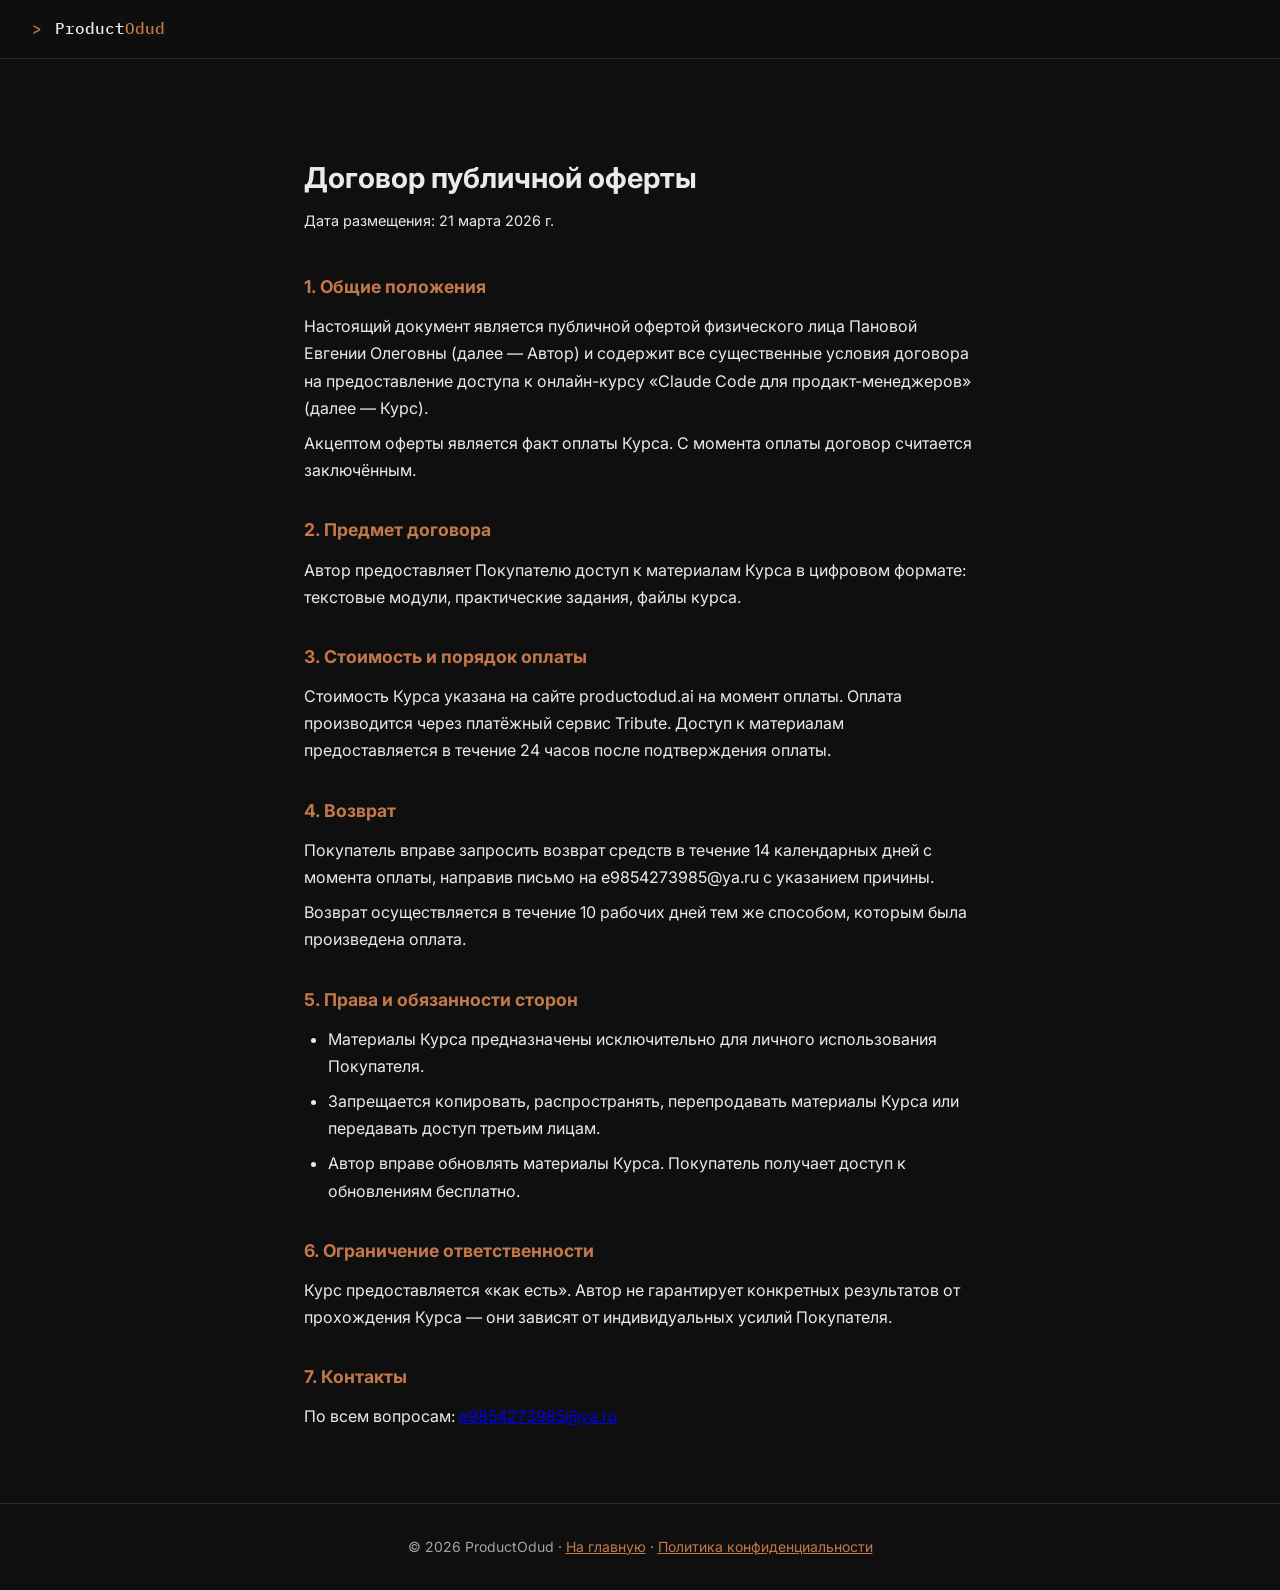
<file: oferta.html>
<!DOCTYPE html>
<html lang="ru">
<head>
  <meta charset="UTF-8" />
  <meta name="viewport" content="width=device-width, initial-scale=1.0" />
  <title>Договор оферты — ProductOdud</title>
  <link rel="stylesheet" href="styles.css" />
  <!-- Yandex.Metrika counter -->
  <script type="text/javascript">
    (function(m,e,t,r,i,k,a){
        m[i]=m[i]||function(){(m[i].a=m[i].a||[]).push(arguments)};
        m[i].l=1*new Date();
        for (var j = 0; j < document.scripts.length; j++) {if (document.scripts[j].src === r) { return; }}
        k=e.createElement(t),a=e.getElementsByTagName(t)[0],k.async=1,k.src=r,a.parentNode.insertBefore(k,a)
    })(window, document,'script','https://mc.yandex.ru/metrika/tag.js?id=108214180', 'ym');
    ym(108214180, 'init', {ssr:true, webvisor:true, clickmap:true, ecommerce:"dataLayer", referrer: document.referrer, url: location.href, accurateTrackBounce:true, trackLinks:true});
  </script>
  <noscript><div><img src="https://mc.yandex.ru/watch/108214180" style="position:absolute; left:-9999px;" alt="" /></div></noscript>
  <!-- /Yandex.Metrika counter -->
  <style>
    .legal { max-width: 720px; margin: 0 auto; padding: 6rem 1.5rem 4rem; }
    .legal h1 { font-size: 1.8rem; margin-bottom: 0.5rem; }
    .legal .date { color: var(--text-muted); margin-bottom: 2.5rem; font-size: 0.9rem; }
    .legal h2 { font-size: 1.1rem; margin: 2rem 0 0.75rem; color: var(--accent); }
    .legal p, .legal li { line-height: 1.7; color: var(--text-muted); margin-bottom: 0.5rem; }
    .legal ul { padding-left: 1.5rem; }
  </style>
</head>
<body>

  <nav class="nav">
    <a href="index.html" class="nav-logo"><span class="logo-gt">&gt;</span> Product<span>Odud</span></a>
  </nav>

  <div class="legal">
    <h1>Договор публичной оферты</h1>
    <p class="date">Дата размещения: 21 марта 2026 г.</p>

    <h2>1. Общие положения</h2>
    <p>Настоящий документ является публичной офертой физического лица Пановой Евгении Олеговны (далее — Автор) и содержит все существенные условия договора на предоставление доступа к онлайн-курсу «Claude Code для продакт-менеджеров» (далее — Курс).</p>
    <p>Акцептом оферты является факт оплаты Курса. С момента оплаты договор считается заключённым.</p>

    <h2>2. Предмет договора</h2>
    <p>Автор предоставляет Покупателю доступ к материалам Курса в цифровом формате: текстовые модули, практические задания, файлы курса.</p>

    <h2>3. Стоимость и порядок оплаты</h2>
    <p>Стоимость Курса указана на сайте productodud.ai на момент оплаты. Оплата производится через платёжный сервис Tribute. Доступ к материалам предоставляется в течение 24 часов после подтверждения оплаты.</p>

    <h2>4. Возврат</h2>
    <p>Покупатель вправе запросить возврат средств в течение 14 календарных дней с момента оплаты, направив письмо на e9854273985@ya.ru с указанием причины.</p>
    <p>Возврат осуществляется в течение 10 рабочих дней тем же способом, которым была произведена оплата.</p>

    <h2>5. Права и обязанности сторон</h2>
    <ul>
      <li>Материалы Курса предназначены исключительно для личного использования Покупателя.</li>
      <li>Запрещается копировать, распространять, перепродавать материалы Курса или передавать доступ третьим лицам.</li>
      <li>Автор вправе обновлять материалы Курса. Покупатель получает доступ к обновлениям бесплатно.</li>
    </ul>

    <h2>6. Ограничение ответственности</h2>
    <p>Курс предоставляется «как есть». Автор не гарантирует конкретных результатов от прохождения Курса — они зависят от индивидуальных усилий Покупателя.</p>

    <h2>7. Контакты</h2>
    <p>По всем вопросам: <a href="mailto:e9854273985@ya.ru">e9854273985@ya.ru</a></p>
  </div>

  <footer>
    <p>© 2026 ProductOdud · <a href="index.html">На главную</a> · <a href="privacy.html">Политика конфиденциальности</a></p>
  </footer>

</body>
</html>
</file>
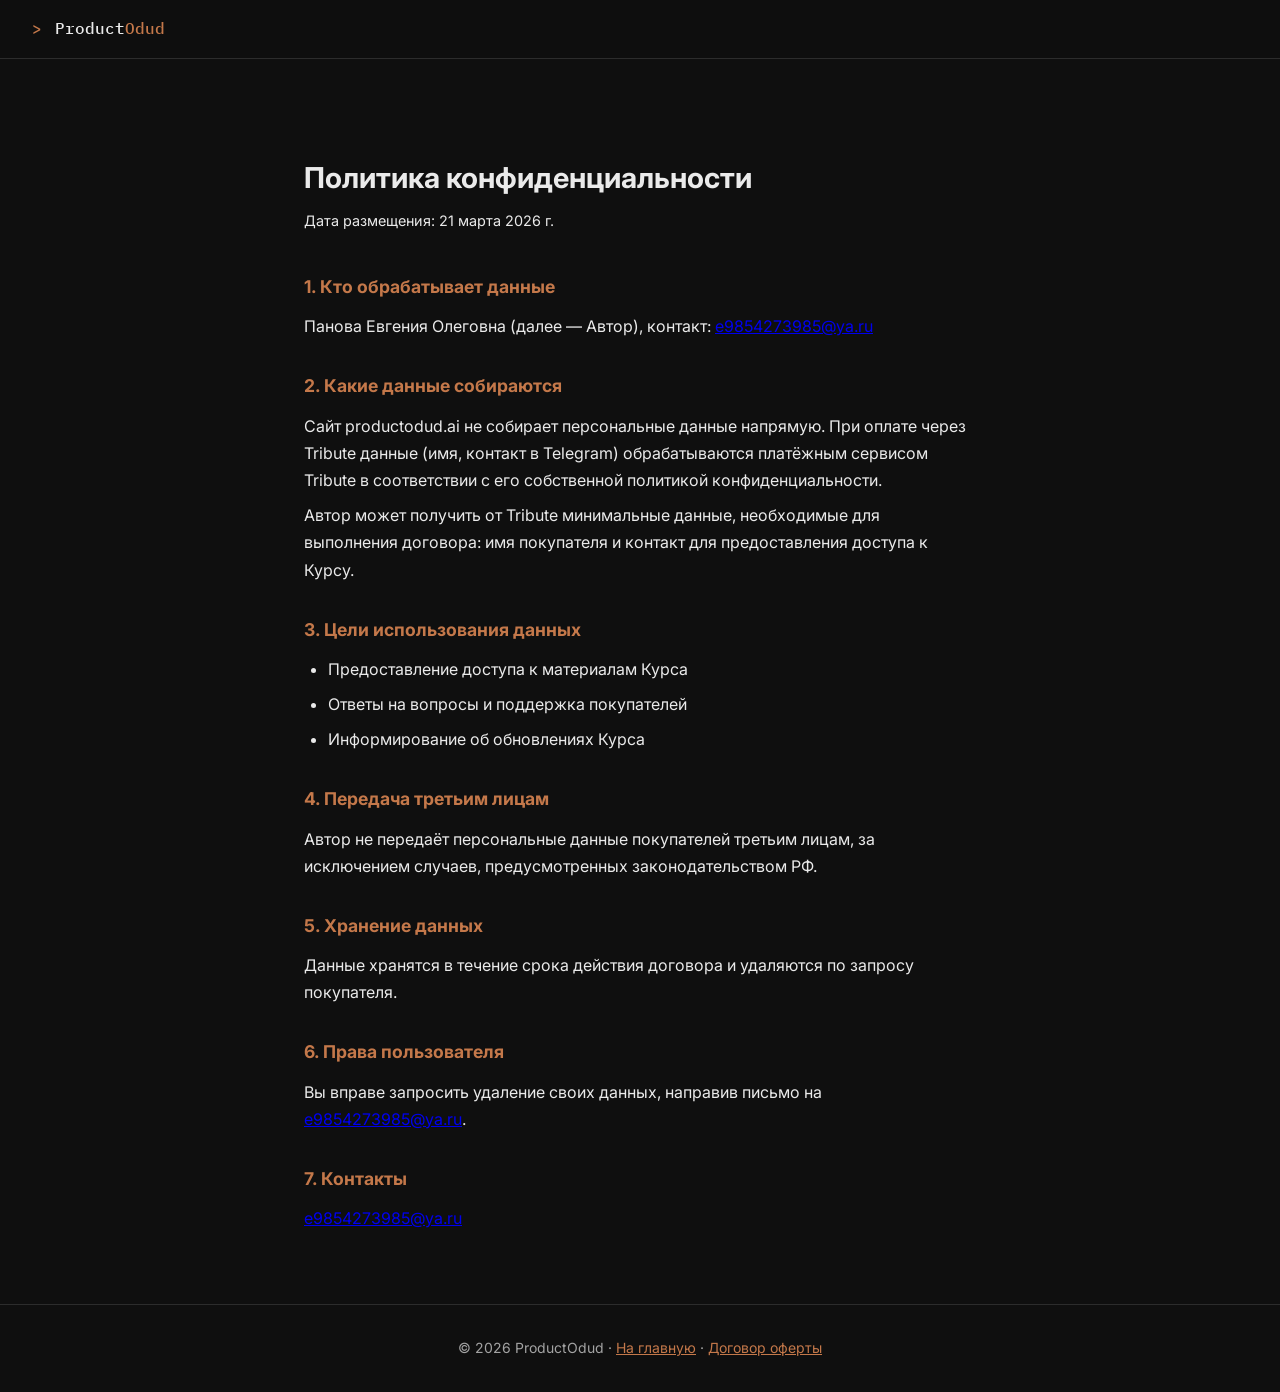
<file: privacy.html>
<!DOCTYPE html>
<html lang="ru">
<head>
  <meta charset="UTF-8" />
  <meta name="viewport" content="width=device-width, initial-scale=1.0" />
  <title>Политика конфиденциальности — ProductOdud</title>
  <link rel="stylesheet" href="styles.css" />
  <!-- Yandex.Metrika counter -->
  <script type="text/javascript">
    (function(m,e,t,r,i,k,a){
        m[i]=m[i]||function(){(m[i].a=m[i].a||[]).push(arguments)};
        m[i].l=1*new Date();
        for (var j = 0; j < document.scripts.length; j++) {if (document.scripts[j].src === r) { return; }}
        k=e.createElement(t),a=e.getElementsByTagName(t)[0],k.async=1,k.src=r,a.parentNode.insertBefore(k,a)
    })(window, document,'script','https://mc.yandex.ru/metrika/tag.js?id=108214180', 'ym');
    ym(108214180, 'init', {ssr:true, webvisor:true, clickmap:true, ecommerce:"dataLayer", referrer: document.referrer, url: location.href, accurateTrackBounce:true, trackLinks:true});
  </script>
  <noscript><div><img src="https://mc.yandex.ru/watch/108214180" style="position:absolute; left:-9999px;" alt="" /></div></noscript>
  <!-- /Yandex.Metrika counter -->
  <style>
    .legal { max-width: 720px; margin: 0 auto; padding: 6rem 1.5rem 4rem; }
    .legal h1 { font-size: 1.8rem; margin-bottom: 0.5rem; }
    .legal .date { color: var(--text-muted); margin-bottom: 2.5rem; font-size: 0.9rem; }
    .legal h2 { font-size: 1.1rem; margin: 2rem 0 0.75rem; color: var(--accent); }
    .legal p, .legal li { line-height: 1.7; color: var(--text-muted); margin-bottom: 0.5rem; }
    .legal ul { padding-left: 1.5rem; }
  </style>
</head>
<body>

  <nav class="nav">
    <a href="index.html" class="nav-logo"><span class="logo-gt">&gt;</span> Product<span>Odud</span></a>
  </nav>

  <div class="legal">
    <h1>Политика конфиденциальности</h1>
    <p class="date">Дата размещения: 21 марта 2026 г.</p>

    <h2>1. Кто обрабатывает данные</h2>
    <p>Панова Евгения Олеговна (далее — Автор), контакт: <a href="mailto:e9854273985@ya.ru">e9854273985@ya.ru</a></p>

    <h2>2. Какие данные собираются</h2>
    <p>Сайт productodud.ai не собирает персональные данные напрямую. При оплате через Tribute данные (имя, контакт в Telegram) обрабатываются платёжным сервисом Tribute в соответствии с его собственной политикой конфиденциальности.</p>
    <p>Автор может получить от Tribute минимальные данные, необходимые для выполнения договора: имя покупателя и контакт для предоставления доступа к Курсу.</p>

    <h2>3. Цели использования данных</h2>
    <ul>
      <li>Предоставление доступа к материалам Курса</li>
      <li>Ответы на вопросы и поддержка покупателей</li>
      <li>Информирование об обновлениях Курса</li>
    </ul>

    <h2>4. Передача третьим лицам</h2>
    <p>Автор не передаёт персональные данные покупателей третьим лицам, за исключением случаев, предусмотренных законодательством РФ.</p>

    <h2>5. Хранение данных</h2>
    <p>Данные хранятся в течение срока действия договора и удаляются по запросу покупателя.</p>

    <h2>6. Права пользователя</h2>
    <p>Вы вправе запросить удаление своих данных, направив письмо на <a href="mailto:e9854273985@ya.ru">e9854273985@ya.ru</a>.</p>

    <h2>7. Контакты</h2>
    <p><a href="mailto:e9854273985@ya.ru">e9854273985@ya.ru</a></p>
  </div>

  <footer>
    <p>© 2026 ProductOdud · <a href="index.html">На главную</a> · <a href="oferta.html">Договор оферты</a></p>
  </footer>

</body>
</html>
</file>
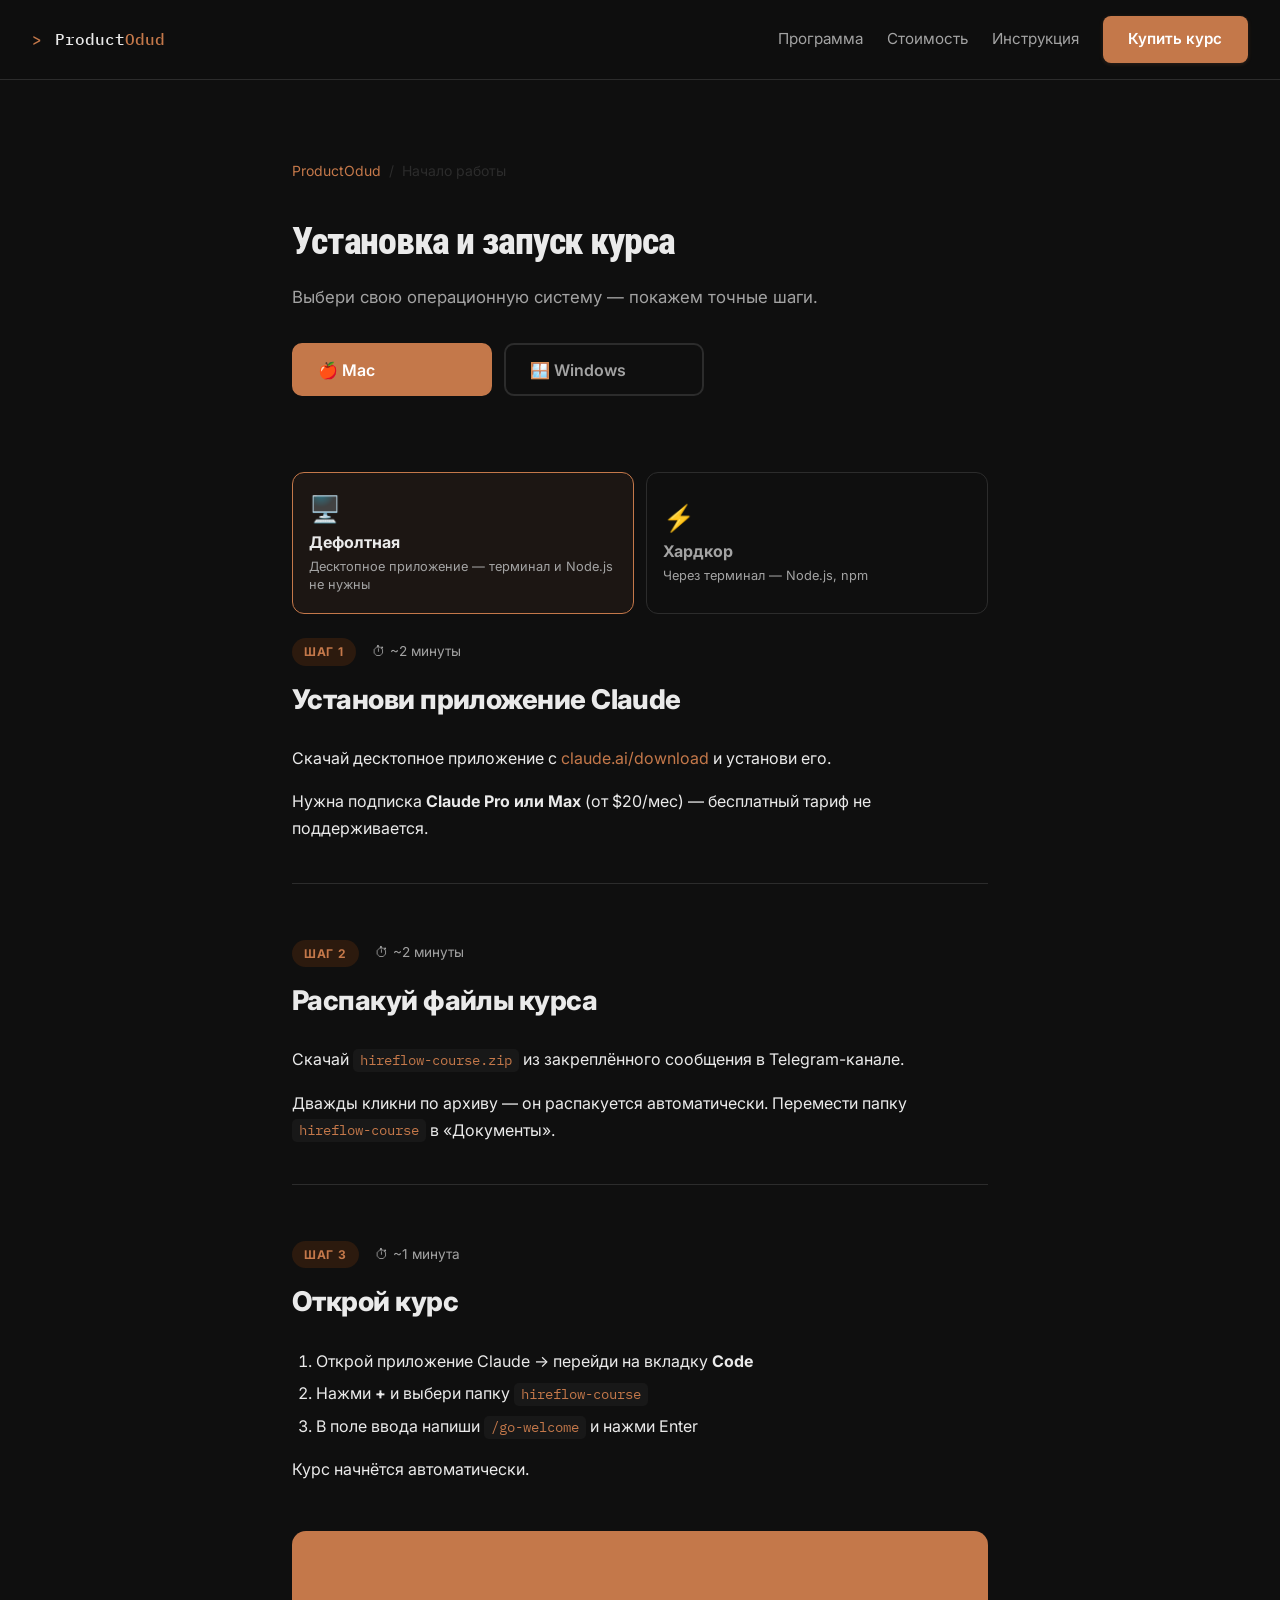
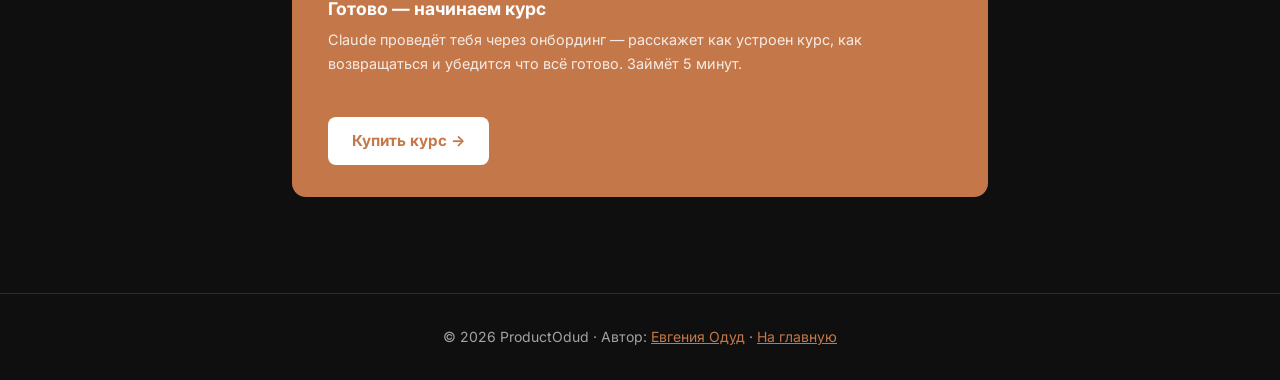
<file: start.html>
<!DOCTYPE html>
<html lang="ru">
<head>
  <meta charset="UTF-8" />
  <meta name="viewport" content="width=device-width, initial-scale=1.0" />
  <title>Инструкция по установке — ProductOdud</title>
  <meta name="description" content="Как установить Claude Code и начать курс. Пошаговая инструкция для Mac и Windows." />
  <link rel="stylesheet" href="styles.css" />
  <!-- Yandex.Metrika counter -->
  <script type="text/javascript">
    (function(m,e,t,r,i,k,a){
        m[i]=m[i]||function(){(m[i].a=m[i].a||[]).push(arguments)};
        m[i].l=1*new Date();
        for (var j = 0; j < document.scripts.length; j++) {if (document.scripts[j].src === r) { return; }}
        k=e.createElement(t),a=e.getElementsByTagName(t)[0],k.async=1,k.src=r,a.parentNode.insertBefore(k,a)
    })(window, document,'script','https://mc.yandex.ru/metrika/tag.js?id=108214180', 'ym');
    ym(108214180, 'init', {ssr:true, webvisor:true, clickmap:true, ecommerce:"dataLayer", referrer: document.referrer, url: location.href, accurateTrackBounce:true, trackLinks:true});
  </script>
  <noscript><div><img src="https://mc.yandex.ru/watch/108214180" style="position:absolute; left:-9999px;" alt="" /></div></noscript>
  <!-- /Yandex.Metrika counter -->
  <style>
    .os-tabs {
      display: flex;
      gap: 0.75rem;
      margin: 2rem 0 0;
    }
    .os-tab {
      flex: 1;
      max-width: 200px;
      padding: 0.9rem 1.5rem;
      border-radius: 10px;
      border: 2px solid var(--border);
      background: transparent;
      color: var(--text-secondary);
      font-size: 1rem;
      font-weight: 600;
      cursor: pointer;
      transition: all 0.15s;
      font-family: inherit;
      display: flex;
      align-items: center;
      gap: 0.5rem;
    }
    .os-tab:hover {
      border-color: var(--accent);
      color: var(--text-primary);
    }
    .os-tab.active {
      border-color: var(--accent);
      background: var(--accent);
      color: #fff;
    }
    .os-content { display: none; }
    .os-content.active { display: block; }
    .warn-box {
      background: rgba(196,120,74,0.12);
      border: 1px solid var(--accent);
      border-radius: 10px;
      padding: 1rem 1.25rem;
      margin: 1.5rem 0;
      font-size: 0.95rem;
      line-height: 1.6;
    }
    .warn-box strong { color: var(--accent); }
    .method-tabs { display: grid; grid-template-columns: 1fr 1fr; gap: 0.75rem; margin: 1.75rem 0 1.5rem; }
    .method-tab {
      display: block; width: 100%;
      padding: 1.25rem 1rem; border-radius: 12px;
      border: 1.5px solid var(--border); background: transparent;
      color: var(--text-secondary); font-family: inherit;
      cursor: pointer; transition: all 0.15s; text-align: left;
    }
    .method-tab:hover { border-color: var(--accent); color: var(--text-primary); }
    .method-tab.active { border-color: var(--accent); color: var(--text-primary); background: rgba(196,120,74,0.07); }
    .method-tab-icon { font-size: 1.6rem; margin-bottom: 0.5rem; display: block; }
    .method-tab-label { font-size: 1rem; font-weight: 700; display: block; margin-bottom: 0.35rem; }
    .method-tab-desc { font-size: 0.8rem; color: var(--text-muted); font-weight: 400; line-height: 1.4; }
    .method-tab.active .method-tab-desc { color: var(--text-secondary); }
    .method-hint { display: none; }
  </style>
</head>
<body>

  <!-- Navigation -->
  <nav class="nav">
    <a href="index.html" class="nav-logo"><span class="logo-gt">&gt;</span> Product<span>Odud</span></a>
    <div class="nav-links">
      <a href="index.html#modules" class="nav-link">Программа</a>
      <a href="index.html#pricing" class="nav-link">Стоимость</a>
      <a href="start.html" class="nav-link">Инструкция</a>
      <a href="https://telegram.me/tribute/app?startapp=sRcz" onclick="ym(108214180,'reachGoal','onclick')" class="btn-primary" target="_blank" rel="noopener">Купить курс</a>
    </div>
  </nav>

  <!-- Page hero -->
  <div class="page-hero">
    <div class="breadcrumb">
      <a href="index.html">ProductOdud</a>
      <span>/</span>
      <span>Начало работы</span>
    </div>
    <h1>Установка и запуск курса</h1>
    <p>Выбери свою операционную систему — покажем точные шаги.</p>

    <div class="os-tabs" style="margin-top: 2rem;">
      <button class="os-tab active" onclick="switchOS('mac')">🍎 Mac</button>
      <button class="os-tab" onclick="switchOS('windows')">🪟 Windows</button>
    </div>
  </div>

  <!-- Docs content -->
  <div class="docs-container">

    <!-- ══════════════ MAC ══════════════ -->
    <div id="os-mac" class="os-content active">

      <div class="method-tabs">
        <button class="method-tab active" onclick="switchMethod('mac','desktop')">
          <span class="method-tab-icon">🖥️</span>
          <span class="method-tab-label">Дефолтная</span>
          <span class="method-tab-desc">Десктопное приложение — терминал и Node.js не нужны</span>
        </button>
        <button class="method-tab" onclick="switchMethod('mac','terminal')">
          <span class="method-tab-icon">⚡</span>
          <span class="method-tab-label">Хардкор</span>
          <span class="method-tab-desc">Через терминал — Node.js, npm</span>
        </button>
      </div>
      <p class="method-hint" id="hint-mac-desktop"></p>
      <p class="method-hint" id="hint-mac-terminal"></p>

      <!-- Mac — Дефолтная -->
      <div id="mac-desktop">
        <div class="module-header">
          <span class="module-tag">Шаг 1</span>
          <span class="module-time">⏱ ~2 минуты</span>
        </div>
        <h2>Установи приложение Claude</h2>
        <p>Скачай десктопное приложение с <a href="https://claude.ai/download" target="_blank" rel="noopener">claude.ai/download</a> и установи его.</p>
        <p>Нужна подписка <strong>Claude Pro или Max</strong> (от $20/мес) — бесплатный тариф не поддерживается.</p>

        <div class="module-header" style="margin-top:2.5rem">
          <span class="module-tag">Шаг 2</span>
          <span class="module-time">⏱ ~2 минуты</span>
        </div>
        <h2>Распакуй файлы курса</h2>
        <p>Скачай <code>hireflow-course.zip</code> из закреплённого сообщения в Telegram-канале.</p>
        <p>Дважды кликни по архиву — он распакуется автоматически. Перемести папку <code>hireflow-course</code> в «Документы».</p>

        <div class="module-header" style="margin-top:2.5rem">
          <span class="module-tag">Шаг 3</span>
          <span class="module-time">⏱ ~1 минута</span>
        </div>
        <h2>Открой курс</h2>
        <ol>
          <li>Открой приложение Claude → перейди на вкладку <strong>Code</strong></li>
          <li>Нажми <strong>+</strong> и выбери папку <code>hireflow-course</code></li>
          <li>В поле ввода напиши <code>/go-welcome</code> и нажми Enter</li>
        </ol>
        <p>Курс начнётся автоматически.</p>

        <div class="next-step">
          <div class="next-step-text">
            <h3>Готово — начинаем курс</h3>
            <p>Claude проведёт тебя через онбординг — расскажет как устроен курс, как возвращаться и убедится что всё готово. Займёт 5 минут.</p>
          </div>
          <a href="https://telegram.me/tribute/app?startapp=sRcz" onclick="ym(108214180,'reachGoal','onclick')" class="btn-white" target="_blank" rel="noopener">Купить курс →</a>
        </div>
      </div><!-- /mac-desktop -->

      <!-- Mac — Хардкор -->
      <div id="mac-terminal" style="display:none">

      <div class="module-header">
        <span class="module-tag">Шаг 1</span>
        <span class="module-time">⏱ ~15 минут</span>
      </div>
      <h2>Установка Claude Code</h2>

      <h3>Что нужно</h3>
      <table class="docs-table">
        <thead><tr><th>Требование</th><th>Подробности</th></tr></thead>
        <tbody>
          <tr>
            <td><strong>Подписка Claude Pro или Max</strong></td>
            <td>От $20/мес. Зарегистрироваться: <a href="https://claude.ai" target="_blank" rel="noopener">claude.ai</a>. Бесплатный тариф не поддерживается.</td>
          </tr>
          <tr>
            <td><strong>Node.js 18+</strong></td>
            <td>Бесплатно. Скачать: <a href="https://nodejs.org" target="_blank" rel="noopener">nodejs.org</a></td>
          </tr>
          <tr>
            <td><strong>macOS</strong></td>
            <td>Любая версия macOS 11+</td>
          </tr>
        </tbody>
      </table>

      <h3>Как открыть Терминал</h3>
      <ol>
        <li>Нажми <code>Cmd + Space</code> — откроется Spotlight</li>
        <li>Введи «Терминал» и нажми Enter</li>
      </ol>

      <h3>Шаг 1. Проверь Node.js</h3>
      <pre><code>node --version</code></pre>
      <p>Если видишь <code>v18.0.0</code> или выше — переходи к шагу 3. Если команда не найдена — переходи к шагу 2.</p>

      <h3>Шаг 2. Установи Node.js (если нужно)</h3>
      <p>Скачай LTS-версию с <a href="https://nodejs.org" target="_blank" rel="noopener">nodejs.org</a> и запусти установщик. Или через Homebrew:</p>
      <pre><code>brew install node</code></pre>
      <div class="info-box"><strong>Важно:</strong> после установки закрой Терминал и открой новый.</div>

      <h3>Шаг 3. Установи Claude Code</h3>
      <pre><code>curl -fsSL https://claude.ai/install.sh | bash</code></pre>
      <p>Дождись сообщения <code>Installation complete!</code>.</p>
      <div class="warn-box">
        <strong>🇷🇺 Если видишь HTML-код вместо установки</strong> — это геоблокировка. Используй npm:
        <pre style="margin-top:0.75rem"><code>npm install -g @anthropic-ai/claude-code</code></pre>
        Для первого входа в аккаунт может потребоваться VPN — только на время авторизации в браузере.
      </div>

      <h3>Шаг 4. Проверь установку</h3>
      <pre><code>claude --version</code></pre>
      <p>Если видишь номер версии — готово. Если <code>command not found</code> — закрой Терминал, открой новый.</p>

      <h3>Шаг 5. Войди в аккаунт</h3>
      <pre><code>claude</code></pre>
      <ol>
        <li>Выбери <strong>«Учётная запись Claude с подпиской»</strong> (не Anthropic Console)</li>
        <li>Войди через браузер</li>
        <li>Выбери тему — <strong>Dark mode</strong> или любую другую, нажми Enter</li>
      </ol>

      <h3>Шаг 6. Проверь что всё работает</h3>
      <pre><code>/doctor</code></pre>
      <p>Всё должно быть отмечено зелёными галочками.</p>

      <h3>Устранение проблем</h3>
      <table class="docs-table">
        <thead><tr><th>Ошибка</th><th>Что делать</th></tr></thead>
        <tbody>
          <tr>
            <td><code>command not found: claude</code></td>
            <td>Закрой Терминал, открой новый. Если не помогает — добавь в <code>~/.zshrc</code>: <code>export PATH=$HOME/.local/bin:$PATH</code>, потом <code>source ~/.zshrc</code></td>
          </tr>
          <tr>
            <td>«Требуется подписка»</td>
            <td>Убедись что подписка активна на <a href="https://claude.ai" target="_blank" rel="noopener">claude.ai</a>.</td>
          </tr>
          <tr>
            <td>«Новый терминал в папке» не появляется в Finder</td>
            <td>Finder → Настройки → Службы → включи «Новый терминал в папке»</td>
          </tr>
        </tbody>
      </table>

      <div class="module-header" style="margin-top:3rem">
        <span class="module-tag">Шаг 2</span>
        <span class="module-time">⏱ ~5 минут</span>
      </div>
      <h2>Скачать курс и начать</h2>

      <h3>1. Распакуй файлы курса</h3>
      <p>Скачай <code>hireflow-course.zip</code> из закреплённого сообщения в Telegram-канале.</p>
      <p>Дважды кликни по архиву — он распакуется автоматически. Перемести папку <code>hireflow-course</code> в «Документы».</p>

      <h3>2. Открой терминал в папке курса</h3>
      <ol>
        <li>Открой Finder → найди папку <code>hireflow-course</code></li>
        <li>Правая кнопка мыши → <strong>«Новый терминал в папке»</strong></li>
      </ol>

      <h3>3. Запусти курс</h3>
      <pre><code>claude</code></pre>
      <p>После запуска введи:</p>
      <pre><code>/go-welcome</code></pre>

      <div class="faq-item">
        <div class="faq-q">/go-welcome не работает</div>
        <div class="faq-a">Убедись что открыл терминал именно в папке <code>hireflow-course</code>. Команда <code>ls</code> должна показывать файлы курса.</div>
      </div>

      <div class="next-step">
        <div class="next-step-text">
          <h3>Готово — начинаем курс</h3>
          <p>Claude проведёт тебя через онбординг — расскажет как устроен курс, как возвращаться и убедится что всё готово. Займёт 5 минут.</p>
        </div>
        <a href="https://telegram.me/tribute/app?startapp=sRcz" onclick="ym(108214180,'reachGoal','onclick')" class="btn-white" target="_blank" rel="noopener">Купить курс →</a>
      </div>

      </div><!-- /mac-terminal -->
    </div><!-- /os-mac -->


    <!-- ══════════════ WINDOWS ══════════════ -->
    <div id="os-windows" class="os-content">

      <div class="method-tabs">
        <button class="method-tab active" onclick="switchMethod('windows','desktop')">
          <span class="method-tab-icon">🖥️</span>
          <span class="method-tab-label">Дефолтная</span>
          <span class="method-tab-desc">Десктопное приложение — терминал и Node.js не нужны</span>
        </button>
        <button class="method-tab" onclick="switchMethod('windows','terminal')">
          <span class="method-tab-icon">⚡</span>
          <span class="method-tab-label">Хардкор</span>
          <span class="method-tab-desc">Через терминал — Git Bash, Node.js, npm</span>
        </button>
      </div>
      <p class="method-hint" id="hint-windows-desktop"></p>
      <p class="method-hint" id="hint-windows-terminal"></p>

      <!-- Windows — Дефолтная -->
      <div id="windows-desktop">
        <div class="module-header">
          <span class="module-tag">Шаг 1</span>
          <span class="module-time">⏱ ~2 минуты</span>
        </div>
        <h2>Установи приложение Claude</h2>
        <p>Скачай десктопное приложение с <a href="https://claude.ai/download" target="_blank" rel="noopener">claude.ai/download</a> и установи его.</p>
        <p>Нужна подписка <strong>Claude Pro или Max</strong> (от $20/мес) — бесплатный тариф не поддерживается.</p>

        <div class="module-header" style="margin-top:2.5rem">
          <span class="module-tag">Шаг 2</span>
          <span class="module-time">⏱ ~2 минуты</span>
        </div>
        <h2>Распакуй файлы курса</h2>
        <p>Скачай <code>hireflow-course.zip</code> из закреплённого сообщения в Telegram-канале.</p>
        <p>Правая кнопка по архиву → <strong>«Извлечь всё»</strong> → выбери «Документы» → «Извлечь».</p>
        <div class="info-box"><strong>Важно:</strong> не открывай файлы внутри архива напрямую — нужно именно распаковать.</div>

        <div class="module-header" style="margin-top:2.5rem">
          <span class="module-tag">Шаг 3</span>
          <span class="module-time">⏱ ~1 минута</span>
        </div>
        <h2>Открой курс</h2>
        <ol>
          <li>Открой приложение Claude → перейди на вкладку <strong>Code</strong></li>
          <li>Нажми <strong>+</strong> и выбери папку <code>hireflow-course</code></li>
          <li>В поле ввода напиши <code>/go-welcome</code> и нажми Enter</li>
        </ol>
        <p>Курс начнётся автоматически.</p>

        <div class="next-step">
          <div class="next-step-text">
            <h3>Готово — начинаем курс</h3>
            <p>Claude проведёт тебя через онбординг — расскажет как устроен курс, как возвращаться и убедится что всё готово. Займёт 5 минут.</p>
          </div>
          <a href="https://telegram.me/tribute/app?startapp=sRcz" onclick="ym(108214180,'reachGoal','onclick')" class="btn-white" target="_blank" rel="noopener">Купить курс →</a>
        </div>
      </div><!-- /windows-desktop -->

      <!-- Windows — Хардкор -->
      <div id="windows-terminal" style="display:none">

      <div class="warn-box">
        <strong>⚠️ Важно:</strong> Claude Code на Windows требует <strong>Git Bash</strong>. Все команды — только в Git Bash, не в PowerShell или CMD.
      </div>

      <div class="module-header">
        <span class="module-tag">Шаг 1</span>
        <span class="module-time">⏱ ~20 минут</span>
      </div>
      <h2>Установка Claude Code</h2>

      <h3>Что нужно</h3>
      <table class="docs-table">
        <thead><tr><th>Требование</th><th>Подробности</th></tr></thead>
        <tbody>
          <tr>
            <td><strong>Подписка Claude Pro или Max</strong></td>
            <td>От $20/мес. Зарегистрироваться: <a href="https://claude.ai" target="_blank" rel="noopener">claude.ai</a>.</td>
          </tr>
          <tr>
            <td><strong>Node.js 18+</strong></td>
            <td>Бесплатно. Скачать: <a href="https://nodejs.org" target="_blank" rel="noopener">nodejs.org</a></td>
          </tr>
          <tr>
            <td><strong>Git Bash — обязательно</strong></td>
            <td><a href="https://git-scm.com/downloads/win" target="_blank" rel="noopener">git-scm.com/downloads/win</a> → Next → Install</td>
          </tr>
          <tr>
            <td><strong>Windows 10+</strong></td>
            <td>64-bit</td>
          </tr>
        </tbody>
      </table>

      <h3>Шаг 1. Установи Git Bash</h3>
      <p>Скачай с <a href="https://git-scm.com/downloads/win" target="_blank" rel="noopener">git-scm.com/downloads/win</a> → Next → Install. После установки открой <strong>Git Bash</strong> из меню Пуск.</p>

      <h3>Шаг 2. Проверь Node.js</h3>
      <pre><code>node --version</code></pre>
      <p>Если <code>v18+</code> — переходи к шагу 4. Если не найдена — шаг 3.</p>

      <h3>Шаг 3. Установи Node.js (если нужно)</h3>
      <p>Скачай LTS с <a href="https://nodejs.org" target="_blank" rel="noopener">nodejs.org</a> и установи. Закрой Git Bash и открой снова.</p>

      <h3>Шаг 4. Установи Claude Code</h3>
      <pre><code>curl -fsSL https://claude.ai/install.sh | bash</code></pre>
      <div class="warn-box">
        <strong>🇷🇺 Геоблокировка?</strong> Если вместо установки появился HTML — используй npm:
        <pre style="margin-top:0.75rem"><code>npm install -g @anthropic-ai/claude-code</code></pre>
        Для первого входа может потребоваться VPN — только на время авторизации в браузере.
      </div>

      <h3>Шаг 5. Войди в аккаунт</h3>
      <pre><code>claude</code></pre>
      <ol>
        <li>Выбери <strong>«Учётная запись Claude с подпиской»</strong></li>
        <li>Войди через браузер</li>
        <li>Выбери тему — Dark mode или любую другую, нажми Enter</li>
      </ol>

      <h3>Шаг 6. Проверь</h3>
      <pre><code>/doctor</code></pre>
      <p>Всё должно быть отмечено зелёными галочками.</p>

      <h3>Устранение проблем</h3>
      <table class="docs-table">
        <thead><tr><th>Ошибка</th><th>Что делать</th></tr></thead>
        <tbody>
          <tr>
            <td>Красные ошибки синтаксиса</td>
            <td>Ты в PowerShell. Закрой, открой Git Bash — повтори.</td>
          </tr>
          <tr>
            <td><code>requires git-bash</code></td>
            <td>Установи Git Bash и повтори из него.</td>
          </tr>
          <tr>
            <td><code>claude: command not found</code></td>
            <td>Пуск → «Переменные среды» → Path → добавь <code>C:\Users\ИМЯ\.local\bin</code>. Закрой Git Bash, открой снова.</td>
          </tr>
          <tr>
            <td>«Требуется подписка»</td>
            <td>Проверь что подписка активна на <a href="https://claude.ai" target="_blank" rel="noopener">claude.ai</a>.</td>
          </tr>
          <tr>
            <td>Ничего не помогает</td>
            <td>Напиши со скриншотом: <a href="https://t.me/productodud" target="_blank" rel="noopener">t.me/productodud</a></td>
          </tr>
        </tbody>
      </table>

      <div class="module-header" style="margin-top:3rem">
        <span class="module-tag">Шаг 2</span>
        <span class="module-time">⏱ ~5 минут</span>
      </div>
      <h2>Скачать курс и начать</h2>

      <h3>1. Распакуй файлы курса</h3>
      <p>Скачай <code>hireflow-course.zip</code> из Telegram-канала.</p>
      <p>Правая кнопка по архиву → <strong>«Извлечь всё»</strong> → Документы → «Извлечь».</p>
      <div class="info-box"><strong>Важно:</strong> не открывай файлы внутри архива — нужно именно распаковать.</div>

      <h3>2. Открой Git Bash в папке курса</h3>
      <ol>
        <li>Открой папку <code>hireflow-course</code> в Проводнике</li>
        <li>Правая кнопка на пустом месте → <strong>«Git Bash Here»</strong></li>
      </ol>
      <div class="info-box">Нет «Git Bash Here»? Открой Git Bash из Пуска и введи: <code>cd ~/Documents/hireflow-course</code></div>

      <h3>3. Запусти курс</h3>
      <pre><code>claude</code></pre>
      <pre><code>/go-welcome</code></pre>

      <div class="faq-item">
        <div class="faq-q">«Git Bash Here» не появляется</div>
        <div class="faq-a">Переустанови Git — на шаге «Windows Explorer integration» убедись что галочка стоит.</div>
      </div>

      <div class="next-step">
        <div class="next-step-text">
          <h3>Готово — начинаем курс</h3>
          <p>Claude проведёт тебя через онбординг — расскажет как устроен курс, как возвращаться и убедится что всё готово. Займёт 5 минут.</p>
        </div>
        <a href="https://telegram.me/tribute/app?startapp=sRcz" onclick="ym(108214180,'reachGoal','onclick')" class="btn-white" target="_blank" rel="noopener">Купить курс →</a>
      </div>

      </div><!-- /windows-terminal -->
    </div><!-- /os-windows -->

  </div><!-- /docs-container -->


  <!-- Footer -->
  <footer>
    <p>© 2026 ProductOdud · Автор: <a href="https://t.me/productodud" target="_blank" rel="noopener">Евгения Одуд</a> · <a href="index.html">На главную</a></p>
  </footer>

  <script>
    function switchOS(os) {
      document.querySelectorAll('.page-hero .os-tab').forEach(function(t) { t.classList.remove('active'); });
      document.querySelector('.page-hero .os-tab[onclick="switchOS(\'' + os + '\')"]').classList.add('active');
      document.querySelectorAll('.os-content').forEach(function(c) { c.classList.remove('active'); });
      document.getElementById('os-' + os).classList.add('active');
    }

    function switchMethod(os, method) {
      // переключаем под-табы внутри OS
      document.querySelectorAll('#os-' + os + ' .method-tab').forEach(function(t) { t.classList.remove('active'); });
      document.querySelector('#os-' + os + ' .method-tab[onclick="switchMethod(\'' + os + '\',\'' + method + '\')"]').classList.add('active');
      // подсказки
      document.getElementById('hint-' + os + '-desktop').style.display = method === 'desktop' ? '' : 'none';
      document.getElementById('hint-' + os + '-terminal').style.display = method === 'terminal' ? '' : 'none';
      // контент
      document.getElementById(os + '-desktop').style.display = method === 'desktop' ? 'block' : 'none';
      document.getElementById(os + '-terminal').style.display = method === 'terminal' ? 'block' : 'none';
    }
  </script>

</body>
</html>
</file>
<file: styles.css>
@import url('https://fonts.googleapis.com/css2?family=Press+Start+2P&family=Pixelify+Sans:wght@700&family=Roboto+Condensed:wght@800&family=Inter:wght@400;500&family=IBM+Plex+Mono:wght@400;500&display=swap');

:root {
  --bg: #0F0F0F;
  --bg-secondary: #181818;
  --text: #EAEAEA;
  --text-secondary: #A3A3A3;
  --accent: #C4784A;
  --accent-hover: #B5683A;
  --accent-light: #2C1A0E;
  --border: #2C2C2C;
  --card-bg: #1C1C1C;
  --success: #4ADE80;
  --code-bg: #0A0A0A;
  --code-text: #EAEAEA;
}

* {
  box-sizing: border-box;
  margin: 0;
  padding: 0;
}

body {
  font-family: 'Inter', -apple-system, BlinkMacSystemFont, 'Segoe UI', sans-serif;
  background: var(--bg);
  color: var(--text);
  line-height: 1.6;
  font-size: 16px;
}

/* ── Navigation ── */
.nav {
  position: sticky;
  top: 0;
  z-index: 100;
  background: rgba(15, 15, 15, 0.95);
  backdrop-filter: blur(12px);
  border-bottom: 1px solid var(--border);
  padding: 1rem 2rem;
  display: flex;
  justify-content: space-between;
  align-items: center;
}

.nav-logo {
  font-family: 'IBM Plex Mono', monospace;
  font-weight: 500;
  font-size: 1rem;
  color: var(--text);
  text-decoration: none;
  letter-spacing: 0;
}

.logo-gt {
  color: var(--accent);
  margin-right: 0.2em;
}

.nav-logo span {
  color: var(--accent);
}

.nav-links {
  display: flex;
  gap: 1.5rem;
  align-items: center;
}

.nav-links a.nav-link {
  color: var(--text-secondary);
  text-decoration: none;
  font-size: 0.95rem;
  transition: color 0.3s cubic-bezier(0.4, 0, 0.2, 1);
}

.nav-links a.nav-link:hover {
  color: var(--text);
}

/* ── Buttons ── */
.btn-primary {
  background: var(--accent);
  color: white !important;
  padding: 0.7rem 1.6rem;
  border-radius: 8px;
  text-decoration: none;
  font-weight: 600;
  font-size: 0.95rem;
  display: inline-block;
  transition: background 0.3s cubic-bezier(0.4, 0, 0.2, 1), transform 0.3s cubic-bezier(0.4, 0, 0.2, 1), box-shadow 0.3s cubic-bezier(0.4, 0, 0.2, 1);
  box-shadow: 0 1px 4px rgba(196, 120, 74, 0.2);
}

.btn-primary:hover {
  background: var(--accent-hover);
  transform: translateY(-1px);
  box-shadow: 0 2px 8px rgba(196, 120, 74, 0.35);
}

.btn-primary.btn-large {
  padding: 1rem 2.25rem;
  font-size: 1.05rem;
  border-radius: 10px;
}

.btn-secondary {
  background: transparent;
  color: var(--text) !important;
  padding: 0.7rem 1.6rem;
  border-radius: 8px;
  text-decoration: none;
  font-weight: 500;
  font-size: 0.95rem;
  border: 1.5px solid var(--border);
  display: inline-block;
  transition: border-color 0.3s cubic-bezier(0.4, 0, 0.2, 1), background 0.3s cubic-bezier(0.4, 0, 0.2, 1), color 0.3s cubic-bezier(0.4, 0, 0.2, 1);
}

.btn-secondary:hover {
  border-color: var(--accent);
  background: var(--accent-light);
  color: var(--accent) !important;
}

.btn-secondary.btn-large {
  padding: 1rem 2.25rem;
  font-size: 1.05rem;
  border-radius: 10px;
}

/* ── Hero ── */
.hero {
  max-width: 1100px;
  margin: 0 auto;
  padding: 6rem 2rem 5rem;
  display: flex;
  align-items: center;
  gap: 5rem;
}

.hero-content {
  flex: 1;
  min-width: 0;
}

/* ── Hero pixel card ── */
/* ── Hero terminal card ── */
.hero-terminal {
  flex: 0 0 460px;
  border-radius: 14px;
  overflow: hidden;
  box-shadow: 0 24px 64px rgba(0,0,0,0.55);
}

.terminal-chrome {
  background: #D4BFA8;
  padding: 10px 14px;
  display: flex;
  align-items: center;
  gap: 6px;
}

.t-dot {
  width: 12px;
  height: 12px;
  border-radius: 50%;
  flex-shrink: 0;
}
.t-dot-r { background: #FF5F56; }
.t-dot-y { background: #FFBD2E; }
.t-dot-g { background: #27C93F; }

.terminal-body {
  background: #252220;
  padding: 1.75rem 1.875rem 1.5rem;
}

.t-px-title {
  font-family: 'Press Start 2P', monospace;
  font-size: 2.5rem;
  line-height: 1.35;
  margin-bottom: 0.6rem;
  background: linear-gradient(150deg, #E8943A 0%, #C4784A 55%, #A85530 100%);
  -webkit-background-clip: text;
  -webkit-text-fill-color: transparent;
  background-clip: text;
}

.t-px-sub {
  font-family: 'Roboto Condensed', sans-serif;
  font-weight: 800;
  font-size: 2rem;
  color: #EAEAEA;
  line-height: 1.1;
  margin-bottom: 1.5rem;
  letter-spacing: 0.06em;
  text-transform: uppercase;
}

.t-desc {
  font-family: 'IBM Plex Mono', monospace;
  font-size: 0.88rem;
  line-height: 1.75;
  margin-bottom: 1.25rem;
  text-align: center;
}

.t-desc-line {
  display: flex;
  gap: 0.5em;
  align-items: baseline;
  justify-content: center;
}

.t-prompt { color: #C4784A; font-weight: 700; }
.t-bold   { color: #C4784A; font-weight: 700; }
.t-muted  { color: #B8A898; }
.t-sub-line {
  padding-left: 1.1em;
  color: #7A6E65;
}
.t-sub-line strong { color: #C4784A; font-weight: 400; }

.t-divider {
  height: 1px;
  background: #3A3230;
  margin-bottom: 0.875rem;
}

.t-statusbar {
  font-family: 'IBM Plex Mono', monospace;
  font-size: 0.8rem;
  color: #C4784A;
  display: flex;
  justify-content: space-between;
  align-items: center;
}

.t-cursor {
  animation: blink 1s step-end infinite;
}

@keyframes blink {
  0%, 100% { opacity: 1; }
  50%       { opacity: 0; }
}

.hero-badge {
  display: inline-block;
  background: var(--accent-light);
  color: var(--accent);
  padding: 0.35rem 1.1rem;
  border-radius: 100px;
  font-size: 0.82rem;
  font-weight: 700;
  margin-bottom: 1.75rem;
  letter-spacing: 0.03em;
  text-transform: uppercase;
}

.hero h1 {
  font-family: 'Roboto Condensed', sans-serif;
  font-weight: 800;
  font-size: 3.2rem;
  line-height: 1.15;
  margin-bottom: 1.5rem;
  letter-spacing: -0.03em;
}

.hero h1 span {
  color: var(--accent);
}

.hero p {
  font-size: 1.2rem;
  color: var(--text-secondary);
  max-width: 580px;
  margin: 0 auto 2.75rem;
  line-height: 1.7;
}

.hero-ctas {
  display: flex;
  gap: 1rem;
  justify-content: flex-start;
  flex-wrap: wrap;
  margin-bottom: 3rem;
}

.hero-meta {
  color: var(--text-secondary);
  font-size: 0.9rem;
  display: flex;
  gap: 1.5rem;
  justify-content: flex-start;
  flex-wrap: wrap;
}

.hero-meta span::before {
  content: "✓ ";
  color: var(--success);
  font-weight: 700;
}

/* ── Sections ── */
section {
  padding: 5.5rem 2rem;
}

.container {
  max-width: 920px;
  margin: 0 auto;
}

.section-label {
  font-size: 0.75rem;
  font-weight: 700;
  text-transform: uppercase;
  letter-spacing: 0.12em;
  color: var(--accent);
  margin-bottom: 0.75rem;
}

.section-title {
  font-family: 'Roboto Condensed', sans-serif;
  font-weight: 800;
  font-size: 2.1rem;
  letter-spacing: -0.03em;
  line-height: 1.2;
  margin-bottom: 0.75rem;
}

.section-subtitle {
  color: var(--text-secondary);
  font-size: 1.1rem;
  max-width: 560px;
  line-height: 1.65;
}

/* ── Why section ── */
.why-grid {
  display: grid;
  grid-template-columns: repeat(auto-fit, minmax(240px, 1fr));
  gap: 1.25rem;
  margin-top: 3rem;
}

.why-card {
  background: var(--bg-secondary);
  padding: 1.75rem;
  border-radius: 14px;
  border: 1px solid rgba(196, 120, 74, 0.18);
}

.why-icon {
  font-size: 1.75rem;
  margin-bottom: 0.875rem;
}

.why-icon--term {
  font-family: 'IBM Plex Mono', monospace;
  font-size: 1.25rem;
  font-weight: 700;
  color: #C4784A;
}

.why-card h3 {
  font-size: 1rem;
  font-weight: 700;
  margin-bottom: 0.5rem;
}

.why-card p {
  font-size: 0.9rem;
  color: var(--text-secondary);
  line-height: 1.6;
}

/* ── For whom ── */
.for-whom {
  background: var(--bg-secondary);
}

.persona-grid {
  display: grid;
  grid-template-columns: repeat(auto-fit, minmax(210px, 1fr));
  gap: 1.25rem;
  margin-top: 3rem;
}

.persona-card {
  background: var(--card-bg);
  border: 1px solid var(--border);
  border-radius: 14px;
  padding: 1.5rem;
  transition: border-color 0.3s cubic-bezier(0.4, 0, 0.2, 1), transform 0.3s cubic-bezier(0.4, 0, 0.2, 1);
}

.persona-card:hover {
  border-color: var(--accent);
  transform: translateY(-2px);
}

.persona-emoji {
  font-size: 2rem;
  margin-bottom: 0.75rem;
}

.persona-role {
  font-weight: 700;
  font-size: 0.95rem;
  margin-bottom: 0.5rem;
}

.persona-desc {
  font-size: 0.875rem;
  color: var(--text-secondary);
  line-height: 1.55;
}

/* ── Learn ── */
.learn-list {
  list-style: none;
  display: grid;
  grid-template-columns: repeat(auto-fit, minmax(300px, 1fr));
  gap: 0.75rem;
  margin-top: 2.5rem;
}

.learn-list li {
  display: flex;
  align-items: flex-start;
  gap: 0.8rem;
  font-size: 0.975rem;
  padding: 0.875rem 1.1rem;
  background: var(--bg-secondary);
  border-radius: 10px;
  line-height: 1.5;
}

.learn-list li .check {
  color: var(--success);
  font-weight: 700;
  flex-shrink: 0;
  margin-top: 0.05rem;
}

/* ── Modules ── */
.modules-section {
  background: var(--bg-secondary);
}

.module-block {
  margin-bottom: 2.5rem;
}

.module-block:last-child {
  margin-bottom: 0;
}

.module-block-title {
  font-size: 0.72rem;
  font-weight: 700;
  text-transform: uppercase;
  letter-spacing: 0.12em;
  color: var(--accent);
  margin-bottom: 0.875rem;
}

.module-list {
  display: flex;
  flex-direction: column;
  gap: 0.5rem;
}

.module-item {
  display: flex;
  align-items: flex-start;
  gap: 1rem;
  padding: 0.875rem 1.25rem;
  background: var(--card-bg);
  border: 1px solid var(--border);
  border-radius: 10px;
  transition: border-color 0.3s cubic-bezier(0.4, 0, 0.2, 1);
}

.module-item:hover {
  border-color: rgba(196, 120, 74, 0.45);
}

.module-num {
  font-size: 0.75rem;
  font-weight: 700;
  color: var(--accent);
  min-width: 2.25rem;
  padding-top: 0.15rem;
  opacity: 0.8;
}

.module-title {
  font-size: 0.94rem;
  font-weight: 500;
  line-height: 1.5;
}

/* ── Section visual ── */
.section-visual {
  margin: 2.5rem 0 2rem;
  border-radius: 16px;
  overflow: hidden;
  max-width: 560px;
}

.section-visual img {
  width: 100%;
  height: auto;
  display: block;
}

/* ── Module visual divider ── */
.module-visual {
  margin: 1.5rem 0 2rem;
  border-radius: 16px;
  overflow: hidden;
  max-height: 200px;
  background: #B86A3A;
}

.module-visual img {
  width: 100%;
  height: 200px;
  object-fit: cover;
  object-position: center;
  display: block;
}

/* ── Requirements ── */
.req-grid {
  display: grid;
  grid-template-columns: repeat(auto-fit, minmax(240px, 1fr));
  gap: 1rem;
  margin-top: 2.5rem;
}

.req-card {
  padding: 1.25rem 1.5rem;
  background: var(--bg-secondary);
  border-radius: 12px;
  border-left: 3px solid var(--accent);
}

.req-card .req-name {
  font-weight: 700;
  font-size: 0.9rem;
  margin-bottom: 0.3rem;
}

.req-card .req-detail {
  font-size: 0.875rem;
  color: var(--text-secondary);
}

.req-card a {
  color: var(--accent);
  text-decoration: none;
}

.req-card a:hover {
  text-decoration: underline;
}

.req-card--highlight {
  background: var(--accent);
  border-left-color: transparent;
}
.req-card--highlight .req-name { color: #fff; }
.req-card--highlight .req-detail { color: rgba(255,255,255,0.85); }
.req-card--highlight a { color: #fff; text-decoration: underline; }

/* ── Pricing ── */
.pricing-section {
  background: var(--bg-secondary);
}

.price-card {
  max-width: 500px;
  margin: 3rem auto 0;
  background: var(--card-bg);
  border: 2px solid var(--accent);
  border-radius: 20px;
  padding: 3rem 2.5rem;
  text-align: center;
  box-shadow: 0 4px 24px rgba(196, 120, 74, 0.15);
}

.price-label {
  font-size: 0.8rem;
  font-weight: 700;
  text-transform: uppercase;
  letter-spacing: 0.1em;
  color: var(--accent);
  margin-bottom: 0.5rem;
}

.price-amount {
  font-size: 3.5rem;
  font-weight: 800;
  letter-spacing: -0.04em;
  line-height: 1;
  margin-bottom: 0.5rem;
}

.price-note {
  color: var(--text-secondary);
  font-size: 0.9rem;
  margin-bottom: 2.25rem;
}

.price-includes {
  text-align: left;
  list-style: none;
  margin-bottom: 2.25rem;
  display: flex;
  flex-direction: column;
  gap: 0.7rem;
}

.price-includes li {
  display: flex;
  gap: 0.8rem;
  font-size: 0.95rem;
  align-items: flex-start;
}

.price-includes li .check {
  color: var(--success);
  font-weight: 700;
  flex-shrink: 0;
}

.price-card .btn-primary {
  width: 100%;
  text-align: center;
  font-size: 1.1rem;
  padding: 1rem;
}

/* ── Early Bird pricing ── */
.price-early-bird {
  display: inline-block;
  background: var(--accent);
  color: #fff;
  font-size: 0.75rem;
  font-weight: 700;
  text-transform: uppercase;
  letter-spacing: 0.1em;
  padding: 0.25rem 0.75rem;
  border-radius: 20px;
  margin-bottom: 0.75rem;
}

.price-original {
  font-size: 1.4rem;
  color: var(--text-secondary);
  text-decoration: line-through;
  margin-bottom: 0.25rem;
}

/* ── Author ── */
.author-card {
  display: flex;
  gap: 1.75rem;
  align-items: flex-start;
  max-width: 560px;
  margin-top: 3rem;
}

.author-avatar {
  width: 64px;
  height: 64px;
  background: var(--accent-light);
  border-radius: 50%;
  display: flex;
  align-items: center;
  justify-content: center;
  font-size: 1.5rem;
  font-weight: 800;
  color: var(--accent);
  flex-shrink: 0;
}

.author-info h3 {
  font-size: 1.1rem;
  font-weight: 700;
  margin-bottom: 0.4rem;
}

.author-info p {
  color: var(--text-secondary);
  font-size: 0.92rem;
  margin-bottom: 0.875rem;
  line-height: 1.6;
}

.author-link {
  color: var(--accent);
  text-decoration: underline;
  font-weight: 600;
  font-size: 0.92rem;
  transition: color 0.3s cubic-bezier(0.4, 0, 0.2, 1);
}

.author-link:hover {
  color: var(--accent-hover);
}

/* ── Footer ── */
footer {
  border-top: 1px solid var(--border);
  padding: 2rem;
  text-align: center;
  color: var(--text-secondary);
  font-size: 0.875rem;
}

footer a {
  color: var(--accent);
  text-decoration: underline;
  transition: color 0.3s cubic-bezier(0.4, 0, 0.2, 1);
}

footer a:hover {
  color: var(--accent-hover);
}

/* ────────────────────────────────────────────────
   START PAGE (installation instructions)
──────────────────────────────────────────────── */

.page-hero {
  max-width: 760px;
  margin: 0 auto;
  padding: 5rem 2rem 3rem;
}

.page-hero h1 {
  font-family: 'Roboto Condensed', sans-serif;
  font-weight: 800;
  font-size: 2.4rem;
  letter-spacing: -0.03em;
  margin-bottom: 0.75rem;
}

.page-hero p {
  color: var(--text-secondary);
  font-size: 1.05rem;
  line-height: 1.65;
}

.breadcrumb {
  display: flex;
  gap: 0.5rem;
  align-items: center;
  font-size: 0.875rem;
  color: var(--text-secondary);
  margin-bottom: 1.75rem;
}

.breadcrumb a {
  color: var(--accent);
  text-decoration: none;
}

.breadcrumb a:hover {
  text-decoration: underline;
}

.breadcrumb span {
  color: var(--border);
}

.docs-container {
  max-width: 760px;
  margin: 0 auto;
  padding: 0 2rem 6rem;
}

.module-header {
  display: flex;
  align-items: center;
  gap: 1rem;
  margin-bottom: 0.75rem;
  margin-top: 3.5rem;
  padding-top: 3.5rem;
  border-top: 1px solid var(--border);
}

.module-header:first-child {
  margin-top: 0;
  padding-top: 0;
  border-top: none;
}

.module-tag {
  background: var(--accent-light);
  color: var(--accent);
  font-size: 0.75rem;
  font-weight: 700;
  padding: 0.25rem 0.75rem;
  border-radius: 100px;
  text-transform: uppercase;
  letter-spacing: 0.06em;
}

.module-time {
  color: var(--text-secondary);
  font-size: 0.85rem;
}

.docs-container h2 {
  font-size: 1.7rem;
  font-weight: 800;
  letter-spacing: -0.02em;
  margin-bottom: 1.5rem;
}

.docs-container h3 {
  font-size: 1.1rem;
  font-weight: 700;
  margin-top: 2rem;
  margin-bottom: 0.875rem;
}

.docs-container p {
  margin-bottom: 1rem;
  line-height: 1.7;
  color: var(--text);
}

.docs-container p + p {
  margin-top: 0;
}

.docs-container a {
  color: var(--accent);
  text-decoration: none;
}

.docs-container a:hover {
  text-decoration: underline;
}

.docs-container ul, .docs-container ol {
  padding-left: 1.5rem;
  margin-bottom: 1rem;
}

.docs-container li {
  margin-bottom: 0.4rem;
  line-height: 1.65;
}

.info-box {
  background: var(--accent-light);
  border-left: 3px solid var(--accent);
  padding: 1rem 1.25rem;
  border-radius: 0 10px 10px 0;
  margin: 1.5rem 0;
  font-size: 0.94rem;
}

.info-box strong {
  color: var(--accent);
}

.warning-box {
  background: #1E1700;
  border-left: 3px solid #ca8a04;
  padding: 1rem 1.25rem;
  border-radius: 0 10px 10px 0;
  margin: 1.5rem 0;
  font-size: 0.94rem;
}

pre {
  background: var(--code-bg);
  color: var(--code-text);
  padding: 1.25rem 1.5rem;
  border-radius: 12px;
  overflow-x: auto;
  margin: 1.25rem 0;
  font-size: 0.875rem;
  line-height: 1.6;
  font-family: 'IBM Plex Mono', 'SF Mono', 'Fira Code', Consolas, monospace;
}

code {
  font-family: 'IBM Plex Mono', 'SF Mono', 'Fira Code', Consolas, monospace;
}

p code, li code {
  background: var(--bg-secondary);
  color: var(--accent);
  padding: 0.15rem 0.45rem;
  border-radius: 5px;
  font-size: 0.875em;
}

.step-list {
  list-style: none;
  padding: 0;
  display: flex;
  flex-direction: column;
  gap: 0.875rem;
  margin-bottom: 1.5rem;
}

.step-list li {
  display: flex;
  gap: 1rem;
  align-items: flex-start;
  line-height: 1.6;
}

.step-num {
  background: var(--accent);
  color: white;
  font-size: 0.75rem;
  font-weight: 700;
  width: 22px;
  height: 22px;
  border-radius: 50%;
  display: flex;
  align-items: center;
  justify-content: center;
  flex-shrink: 0;
  margin-top: 0.15rem;
}

.docs-table {
  width: 100%;
  border-collapse: collapse;
  margin: 1.25rem 0;
  font-size: 0.9rem;
}

.docs-table th {
  text-align: left;
  padding: 0.75rem 1rem;
  background: var(--bg-secondary);
  font-weight: 700;
  border-bottom: 2px solid var(--border);
}

.docs-table td {
  padding: 0.75rem 1rem;
  border-bottom: 1px solid var(--border);
  vertical-align: top;
}

.docs-table tr:last-child td {
  border-bottom: none;
}

.docs-table code {
  font-size: 0.82rem;
}

.platform-tabs {
  display: flex;
  gap: 0;
  margin-bottom: 0;
  border-bottom: 2px solid var(--border);
}

.platform-label {
  font-size: 0.82rem;
  font-weight: 700;
  color: var(--text-secondary);
  padding: 0.5rem 1rem;
  background: var(--bg-secondary);
  border-radius: 8px 8px 0 0;
  margin-right: 0.25rem;
  margin-bottom: -2px;
  border: 1px solid var(--border);
  border-bottom: 2px solid var(--bg-secondary);
}

.faq-item {
  border-bottom: 1px solid var(--border);
  padding: 1.25rem 0;
}

.faq-item:last-child {
  border-bottom: none;
}

.faq-q {
  font-weight: 700;
  font-size: 0.95rem;
  margin-bottom: 0.5rem;
}

.faq-a {
  color: var(--text-secondary);
  font-size: 0.9rem;
  line-height: 1.65;
}

.faq-a code {
  background: var(--bg-secondary);
  color: var(--accent);
  padding: 0.1rem 0.4rem;
  border-radius: 4px;
  font-size: 0.85em;
}

.next-step {
  background: var(--accent);
  color: white;
  border-radius: 14px;
  padding: 2rem 2.25rem;
  margin-top: 3rem;
  display: flex;
  justify-content: space-between;
  align-items: center;
  gap: 1.5rem;
  flex-wrap: wrap;
}

.next-step-text h3 {
  font-size: 1.1rem;
  font-weight: 700;
  margin-bottom: 0.3rem;
  color: white;
}

.next-step-text p {
  font-size: 0.9rem;
  opacity: 0.85;
  color: white;
}

.next-step .btn-white {
  background: white;
  color: var(--accent) !important;
  padding: 0.75rem 1.5rem;
  border-radius: 8px;
  font-weight: 700;
  text-decoration: none;
  font-size: 0.95rem;
  white-space: nowrap;
  transition: opacity 0.2s;
}

.next-step .btn-white:hover {
  opacity: 0.92;
}

/* ── Responsive ── */
@media (max-width: 640px) {
  .hero {
    flex-direction: column;
    gap: 2rem;
    text-align: center;
    padding: 3.5rem 1.25rem 3rem;
  }

  .hero-content {
    order: 2;
  }

  .hero-terminal {
    flex: none;
    width: 100%;
    order: 1;
  }

  .t-px-title {
    font-size: 1.6rem;
  }

  .t-px-sub {
    font-size: 1.3rem;
    margin-bottom: 1rem;
  }

  .terminal-body {
    padding: 1.25rem 1.25rem 1rem;
  }

  .t-desc {
    font-size: 0.8rem;
  }

  .t-statusbar {
    font-size: 0.72rem;
  }

  .hero h1 {
    font-size: 1.9rem;
  }

  .hero p {
    font-size: 1rem;
  }

  .hero-ctas {
    flex-direction: column;
    align-items: stretch;
    justify-content: center;
  }

  .btn-primary.btn-large,
  .btn-secondary.btn-large {
    text-align: center;
  }

  .hero-meta {
    justify-content: center;
  }

  .nav-links .nav-link {
    display: none;
  }

  section {
    padding: 3.5rem 1.25rem;
  }

  .section-title {
    font-size: 1.6rem;
  }

  .why-grid,
  .persona-grid,
  .req-grid {
    grid-template-columns: 1fr;
  }

  .learn-list {
    grid-template-columns: 1fr;
  }

  .price-card {
    padding: 2rem 1.5rem;
  }

  .price-amount {
    font-size: 2.75rem;
  }

  .author-card {
    flex-direction: column;
  }

  .page-hero {
    padding: 3.5rem 1.25rem 2rem;
  }

  .page-hero h1 {
    font-size: 1.9rem;
  }

  .docs-container {
    padding: 0 1.25rem 4rem;
  }

  .next-step {
    flex-direction: column;
    text-align: center;
  }

  .module-visual {
    max-height: 140px;
  }

  .module-visual img {
    height: 140px;
  }
}

/* ── Отзывы ── */
.reviews-section { padding: 5rem 0; }
.reviews-grid {
  display: grid;
  grid-template-columns: repeat(3, 1fr);
  gap: 1.5rem;
  margin-top: 2.5rem;
}
.review-card {
  background: var(--bg-secondary);
  border: 1px solid var(--border);
  border-radius: 16px;
  padding: 1.75rem 1.5rem;
  display: flex;
  flex-direction: column;
  gap: 1rem;
}
.review-quote {
  font-size: 1.05rem;
  font-weight: 700;
  color: var(--text-primary);
  line-height: 1.45;
}
.review-full {
  font-size: 0.85rem;
  color: var(--text-muted);
  line-height: 1.6;
  flex: 1;
}
.review-author {
  font-size: 0.8rem;
  color: var(--accent);
  font-weight: 600;
  margin-top: auto;
}

@media (max-width: 768px) {
  .reviews-grid { grid-template-columns: 1fr; }
}

/* ── Company payment block (two-tier pricing + boss + form) ── */
.pricing-grid { display: grid; grid-template-columns: 1fr 1fr; gap: 20px; max-width: 900px; margin: 2.5rem auto 0; align-items: stretch; }
.pricing-grid .price-card { max-width: none; margin: 0; display: flex; flex-direction: column; text-align: left; }
.pricing-grid .price-includes { flex: 1; }
.price-card--company { border-color: var(--border); }
.price-tag { display: inline-block; background: var(--bg-secondary); color: var(--text); border: 1px solid var(--border); font-size: 0.75rem; font-weight: 700; padding: 0.3rem 0.8rem; border-radius: 100px; margin-bottom: 0.75rem; }
.pricing-grid .btn-primary, .pricing-grid .btn-secondary { width: 100%; text-align: center; justify-content: center; margin-top: auto; }
.price-card--company .btn-secondary { display: block; padding: 0.9rem; }

.boss-section { background: var(--bg-secondary); }
.boss-grid { display: grid; grid-template-columns: repeat(3, 1fr); gap: 1.25rem; margin-top: 2.5rem; }
.boss-card { background: var(--card-bg); border: 1px solid var(--border); border-radius: 14px; padding: 1.5rem; }
.boss-num { font-size: 1.6rem; font-weight: 800; color: var(--accent); margin-bottom: 0.6rem; font-family: 'Roboto Condensed', sans-serif; }
.boss-card h3 { font-size: 1.05rem; font-weight: 700; margin-bottom: 0.5rem; color: var(--text); }
.boss-card p { font-size: 0.9rem; color: var(--text-secondary); line-height: 1.55; }

.letter { margin-top: 1.75rem; background: var(--card-bg); border: 1px solid var(--border); border-radius: 14px; overflow: hidden; }
.letter-head { display: flex; justify-content: space-between; align-items: center; gap: 12px; padding: 0.9rem 1.25rem; border-bottom: 1px solid var(--border); background: var(--accent-light); }
.letter-title { font-weight: 700; font-size: 0.9rem; color: var(--text); }
.letter-copy { background: var(--accent); color: #fff; border: none; border-radius: 100px; padding: 0.5rem 1.1rem; font-weight: 700; font-size: 0.8rem; cursor: pointer; white-space: nowrap; transition: background 0.2s; }
.letter-copy:hover { background: var(--accent-hover); }
.letter-body { padding: 1.25rem; font-size: 0.9rem; line-height: 1.6; color: var(--text-secondary); white-space: pre-wrap; }

.company-form { margin-top: 1.75rem; background: var(--card-bg); border: 1px solid var(--border); border-radius: 14px; padding: 2rem; }
.company-form h3 { font-size: 1.25rem; font-weight: 700; margin-bottom: 0.4rem; color: var(--text); }
.company-form > p { color: var(--text-secondary); font-size: 0.9rem; margin-bottom: 1.5rem; }
.company-form .cf-row { display: grid; grid-template-columns: 1fr 1fr; gap: 0.75rem; margin-bottom: 0.75rem; }
.company-form input, .company-form textarea { width: 100%; background: var(--bg); border: 1px solid var(--border); border-radius: 8px; padding: 0.8rem 0.9rem; font-family: inherit; font-size: 0.95rem; color: var(--text); transition: border-color 0.2s; }
.company-form input::placeholder, .company-form textarea::placeholder { color: var(--text-secondary); }
.company-form input:focus, .company-form textarea:focus { outline: none; border-color: var(--accent); }
.company-form textarea { margin-bottom: 1rem; resize: vertical; }
.company-form .btn-primary { width: 100%; text-align: center; padding: 1rem; }
.cf-note { margin-top: 0.9rem; font-size: 0.9rem; color: var(--text-secondary); text-align: center; }

@media (max-width: 700px) {
  .pricing-grid { grid-template-columns: 1fr; }
  .boss-grid { grid-template-columns: 1fr; }
  .company-form .cf-row { grid-template-columns: 1fr; }
}

/* ── Lead success modal ── */
.lead-modal { position: fixed; inset: 0; z-index: 1000; background: rgba(0,0,0,0.6); backdrop-filter: blur(4px); display: flex; align-items: center; justify-content: center; padding: 24px; animation: lm-fade 0.2s ease; }
.lead-modal[hidden] { display: none; }
@keyframes lm-fade { from { opacity: 0; } to { opacity: 1; } }
.lead-modal-card { background: var(--card-bg); border: 1px solid var(--border); border-radius: 16px; padding: 40px 34px; max-width: 400px; width: 100%; text-align: center; box-shadow: 0 24px 60px rgba(0,0,0,0.5); animation: lm-pop 0.25s ease; }
@keyframes lm-pop { from { transform: translateY(12px) scale(0.97); opacity: 0; } to { transform: none; opacity: 1; } }
.lead-modal-icon { width: 64px; height: 64px; margin: 0 auto 18px; border-radius: 50%; background: var(--accent-light); display: flex; align-items: center; justify-content: center; font-size: 30px; }
.lead-modal-card h3 { font-size: 1.4rem; font-weight: 800; margin-bottom: 0.6rem; color: var(--text); font-family: 'Roboto Condensed', sans-serif; }
.lead-modal-card p { font-size: 0.95rem; color: var(--text-secondary); line-height: 1.5; margin-bottom: 1.5rem; }
.lead-modal-close { background: var(--accent); color: #fff; border: none; border-radius: 100px; padding: 0.8rem 2rem; font-family: inherit; font-weight: 700; font-size: 0.95rem; cursor: pointer; transition: background 0.2s; }
.lead-modal-close:hover { background: var(--accent-hover); }
</file>
